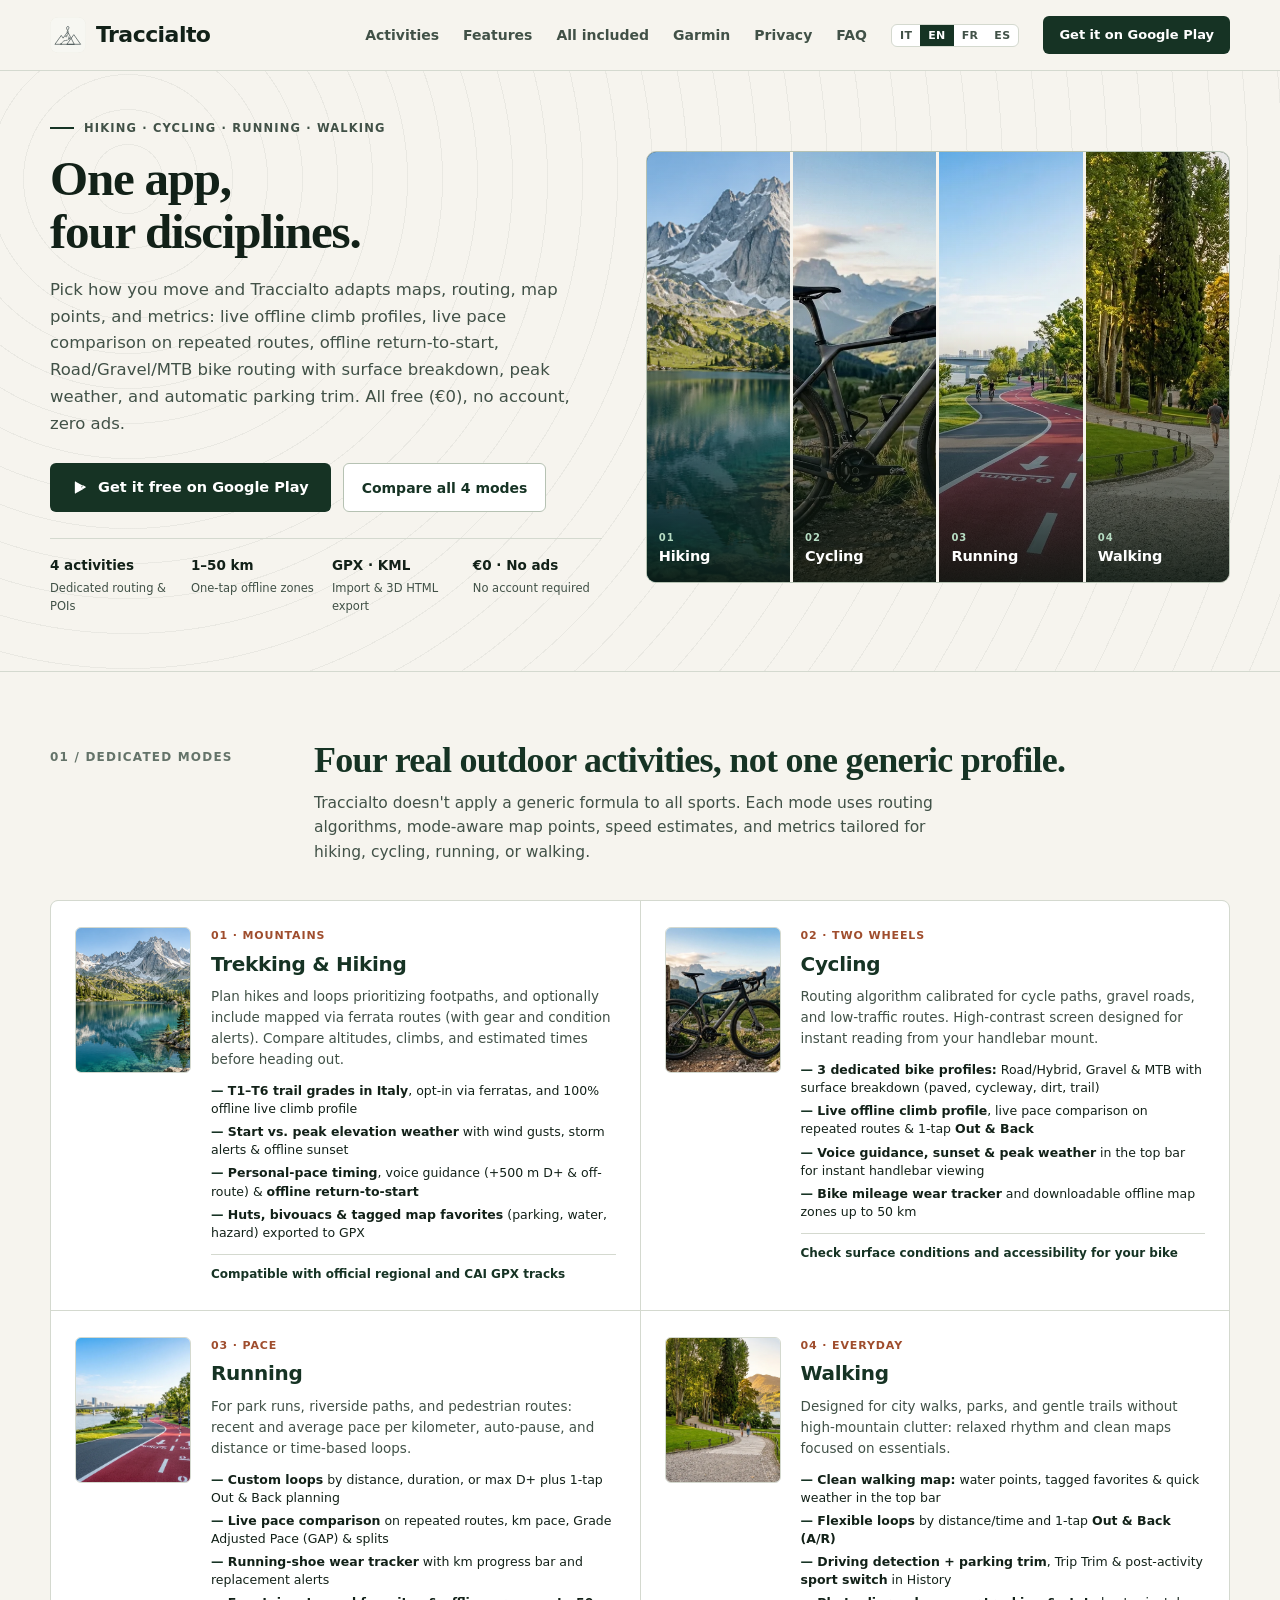
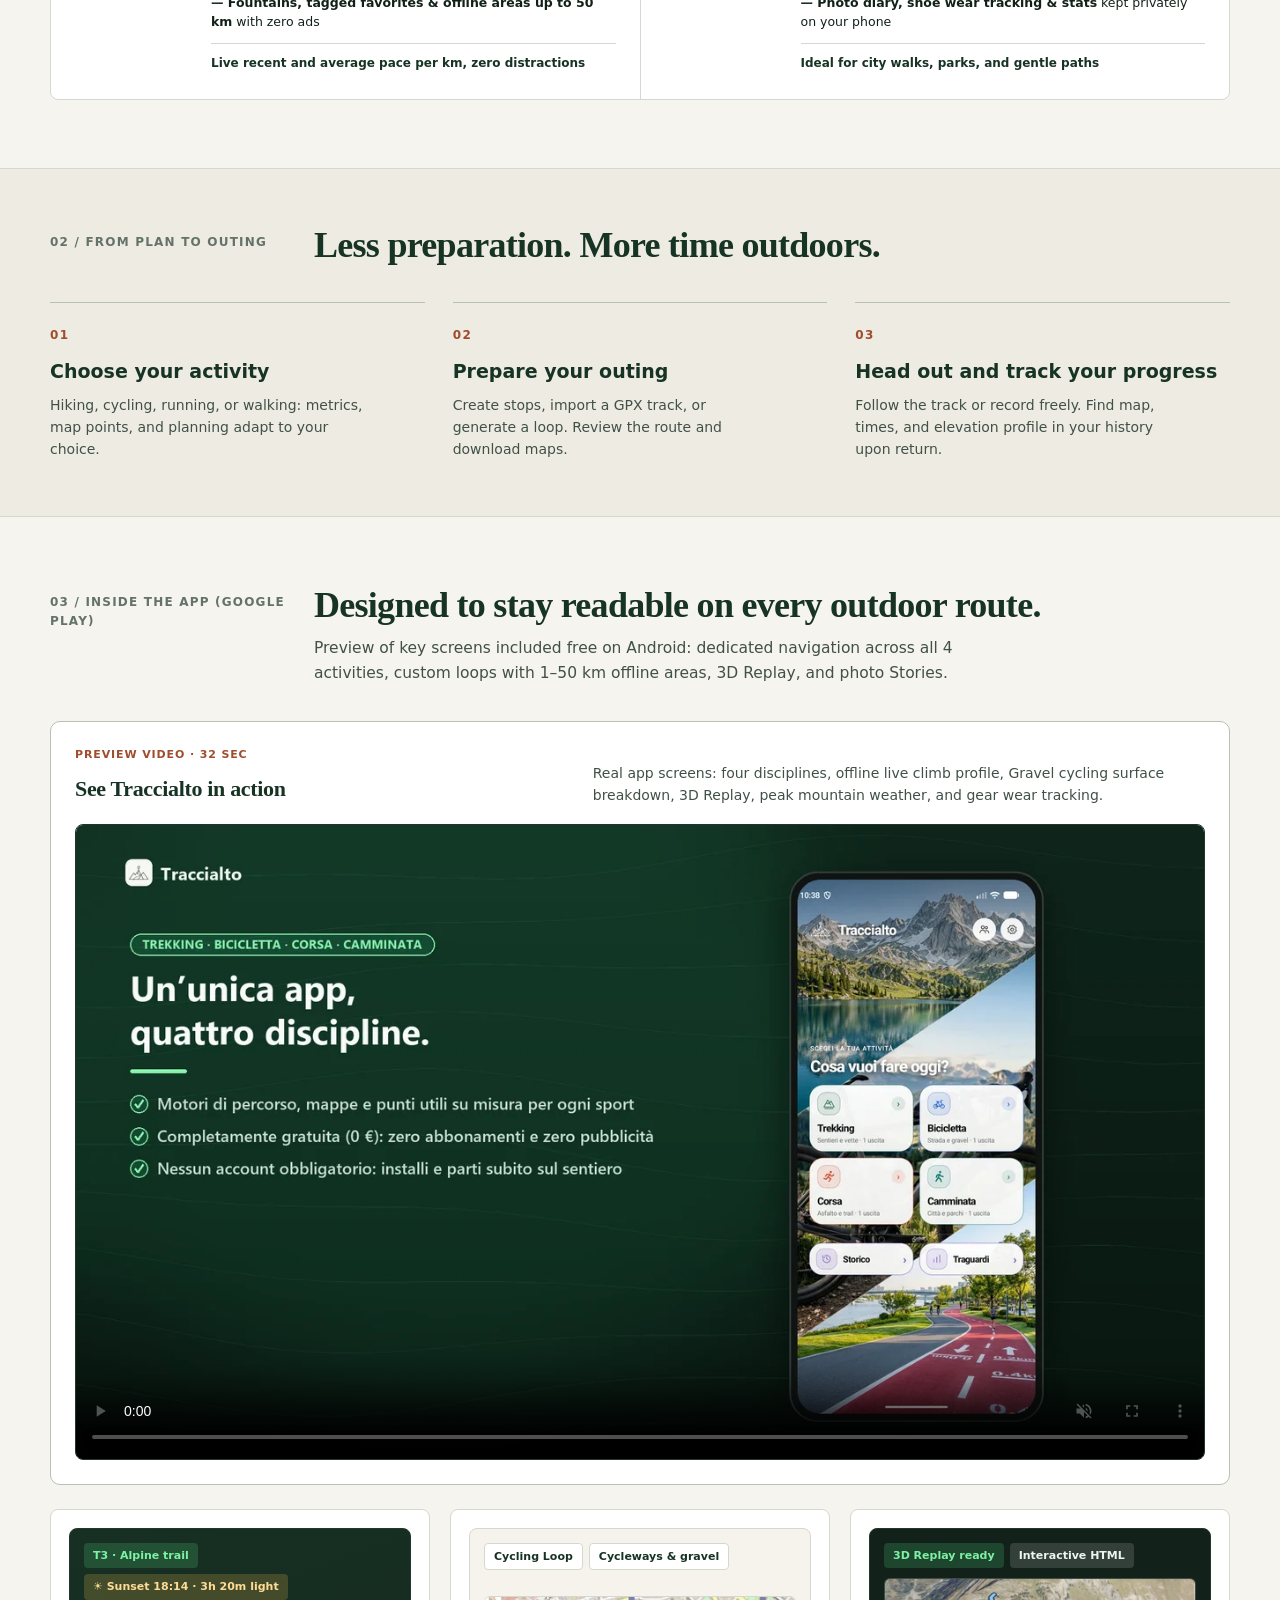
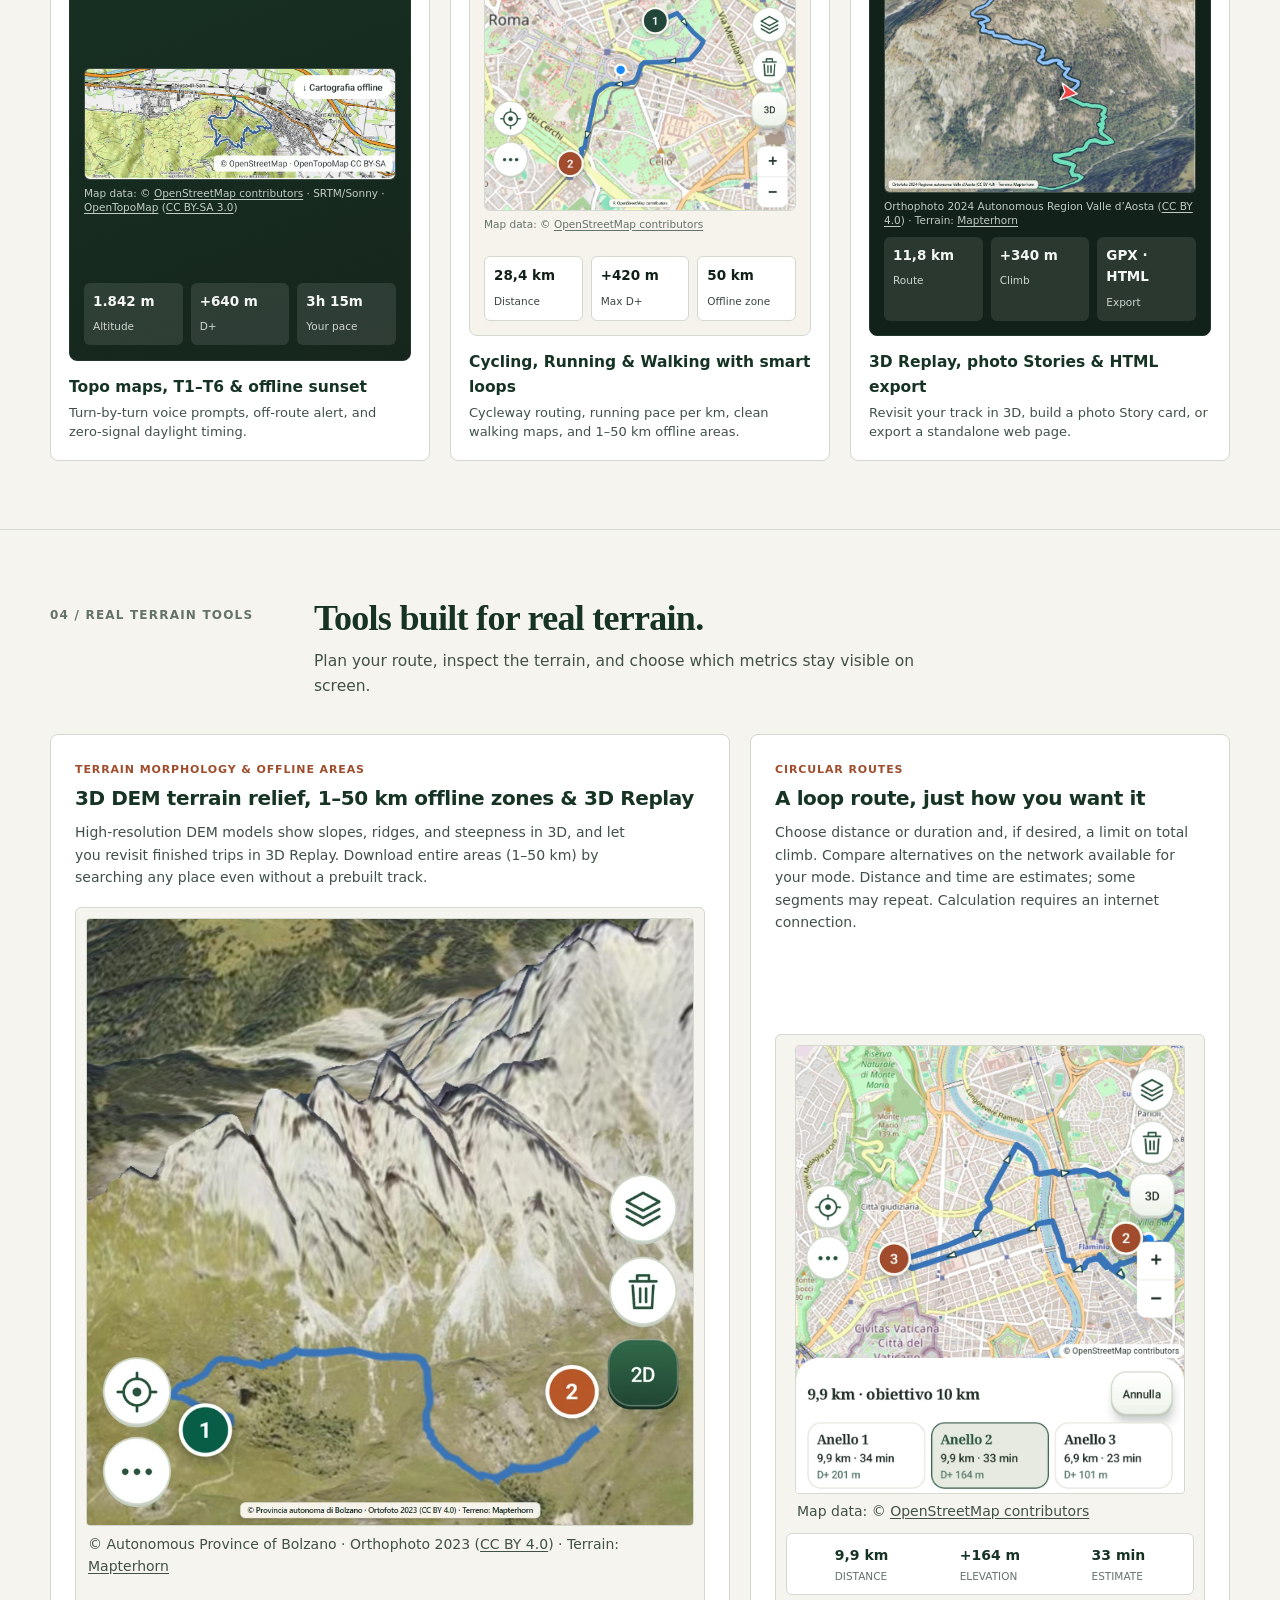
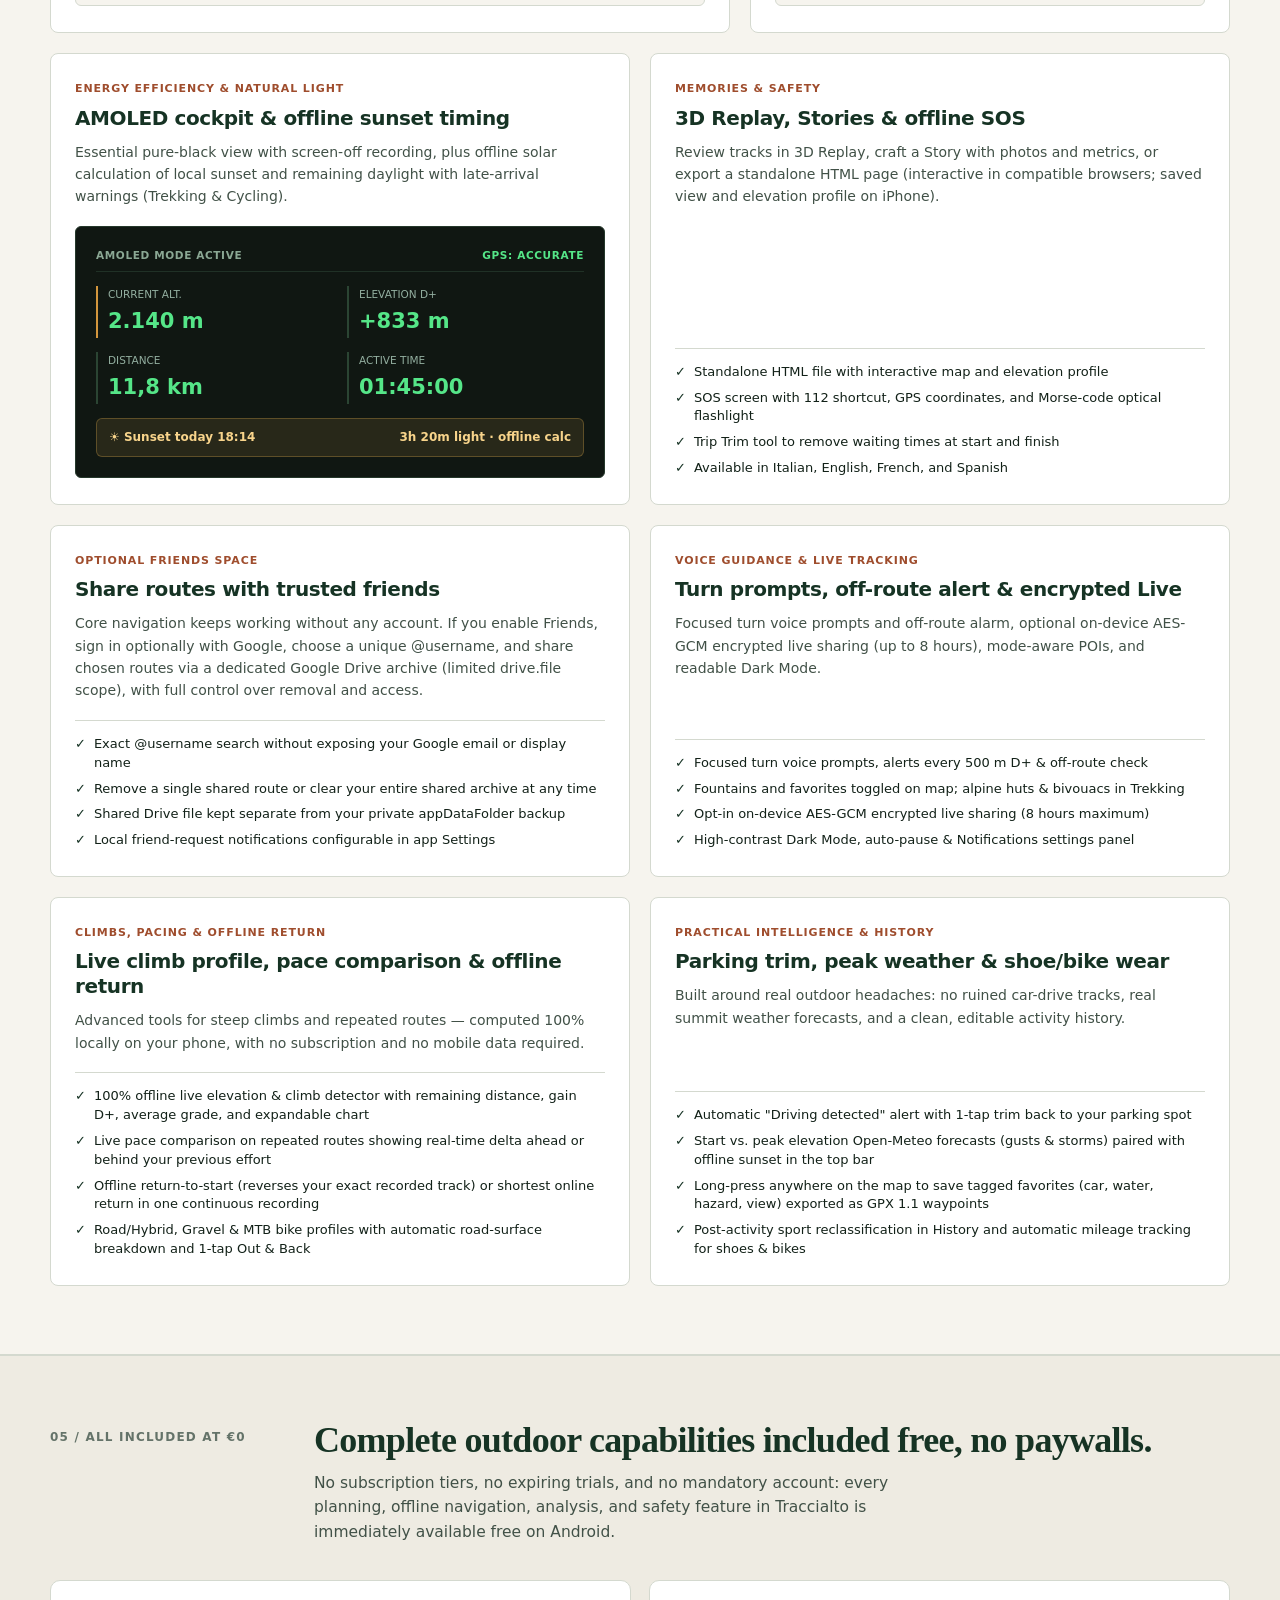
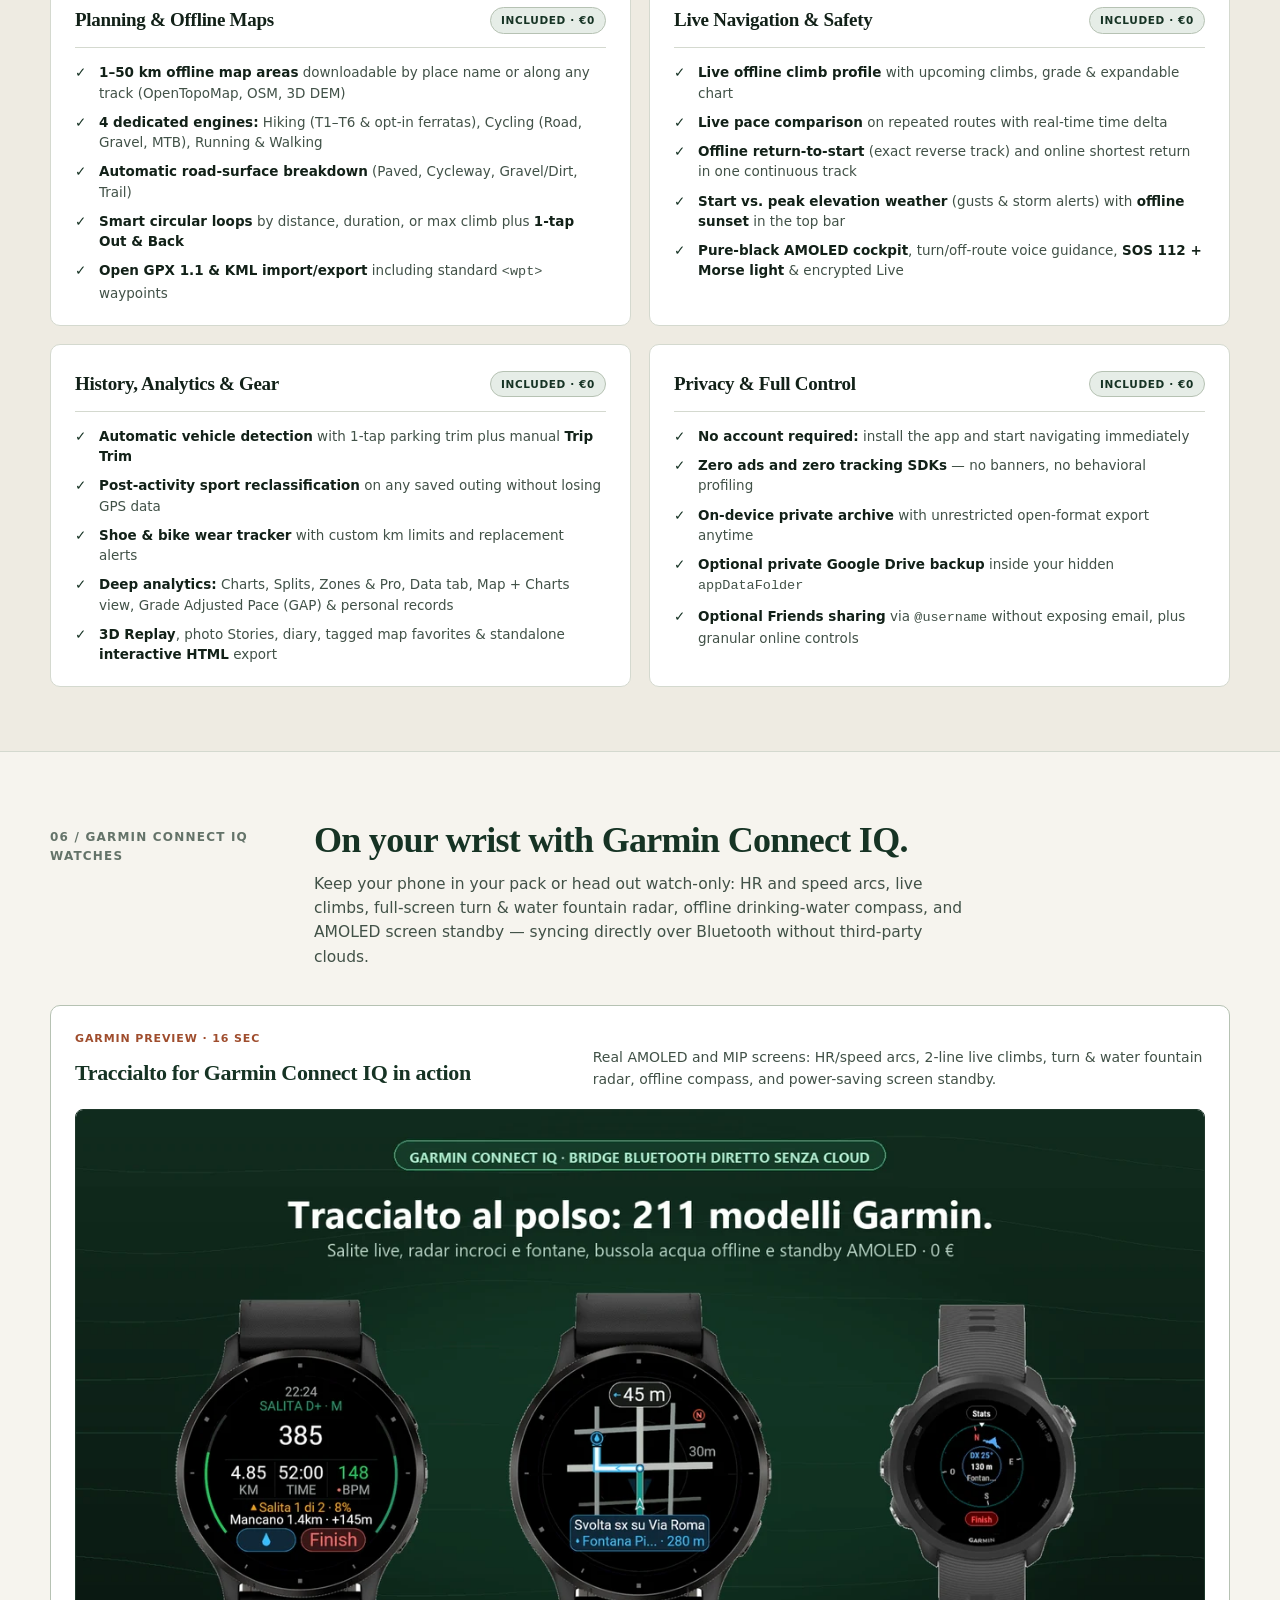
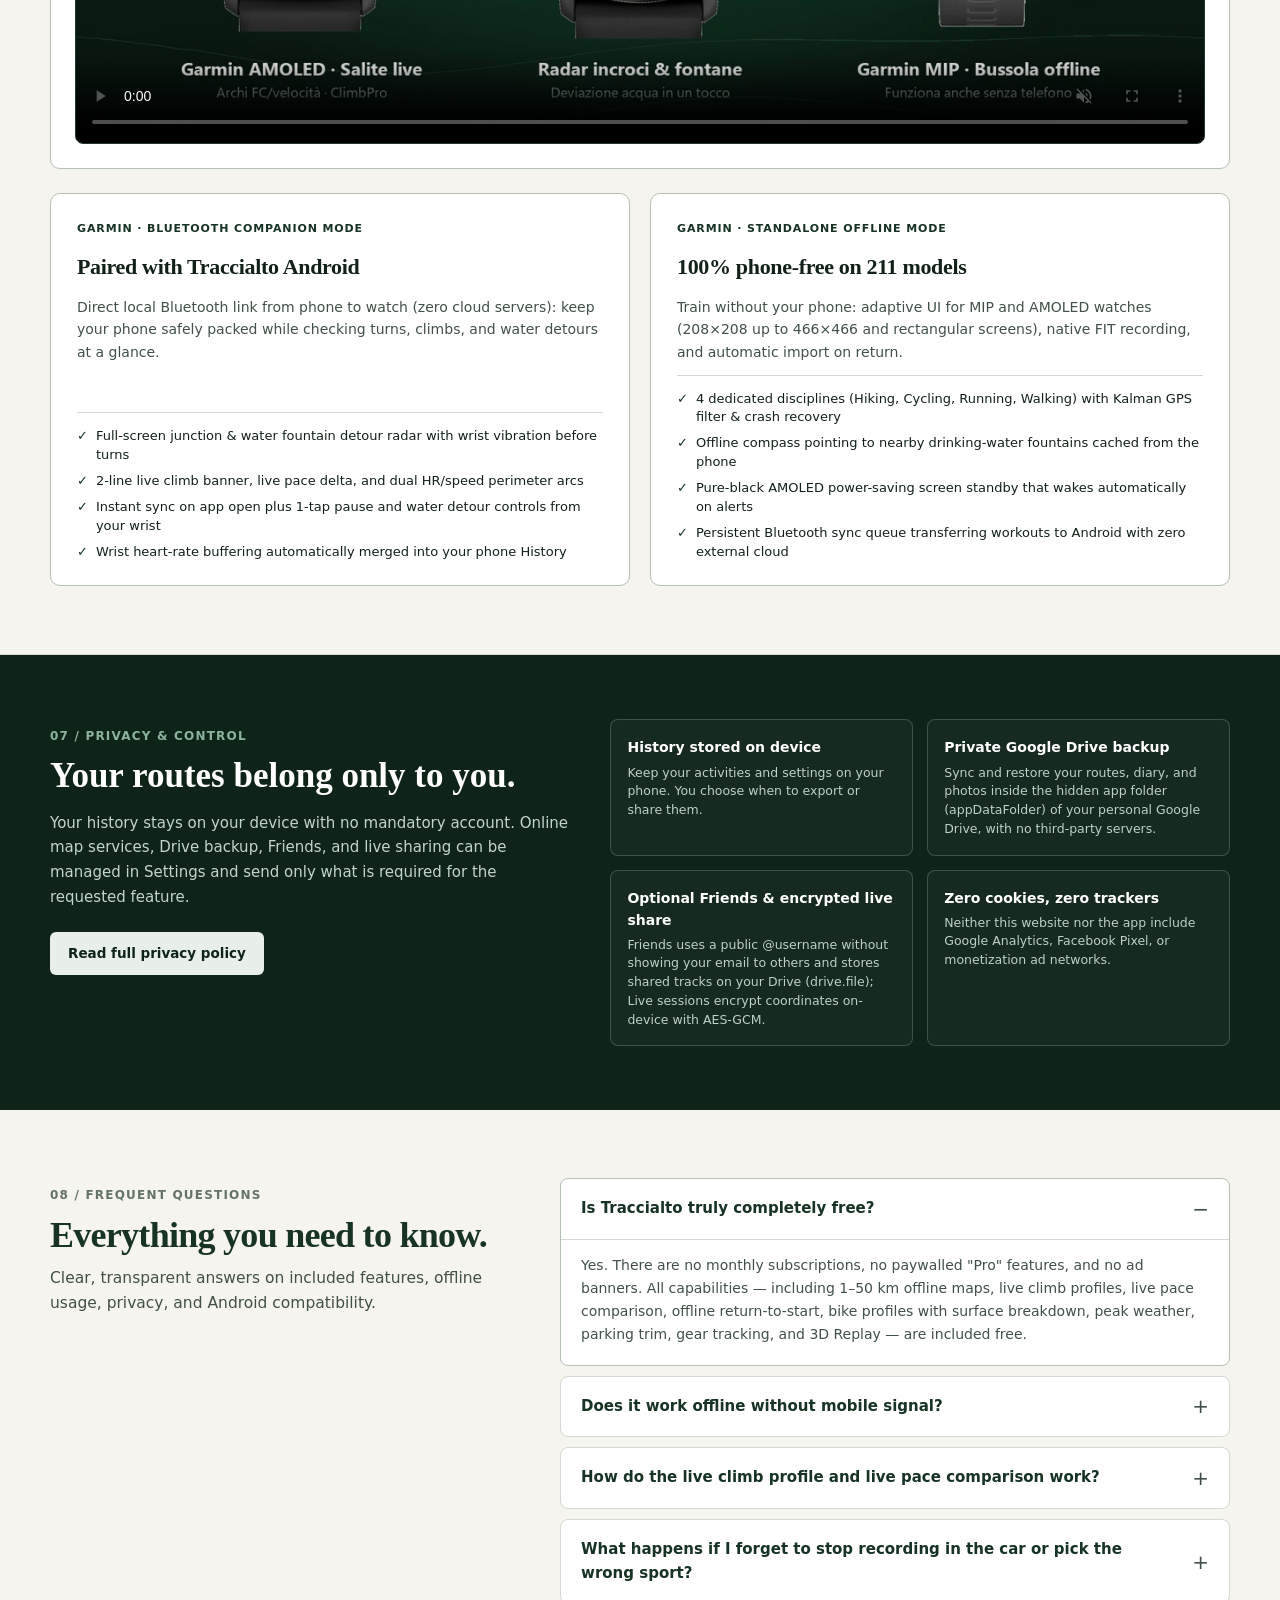
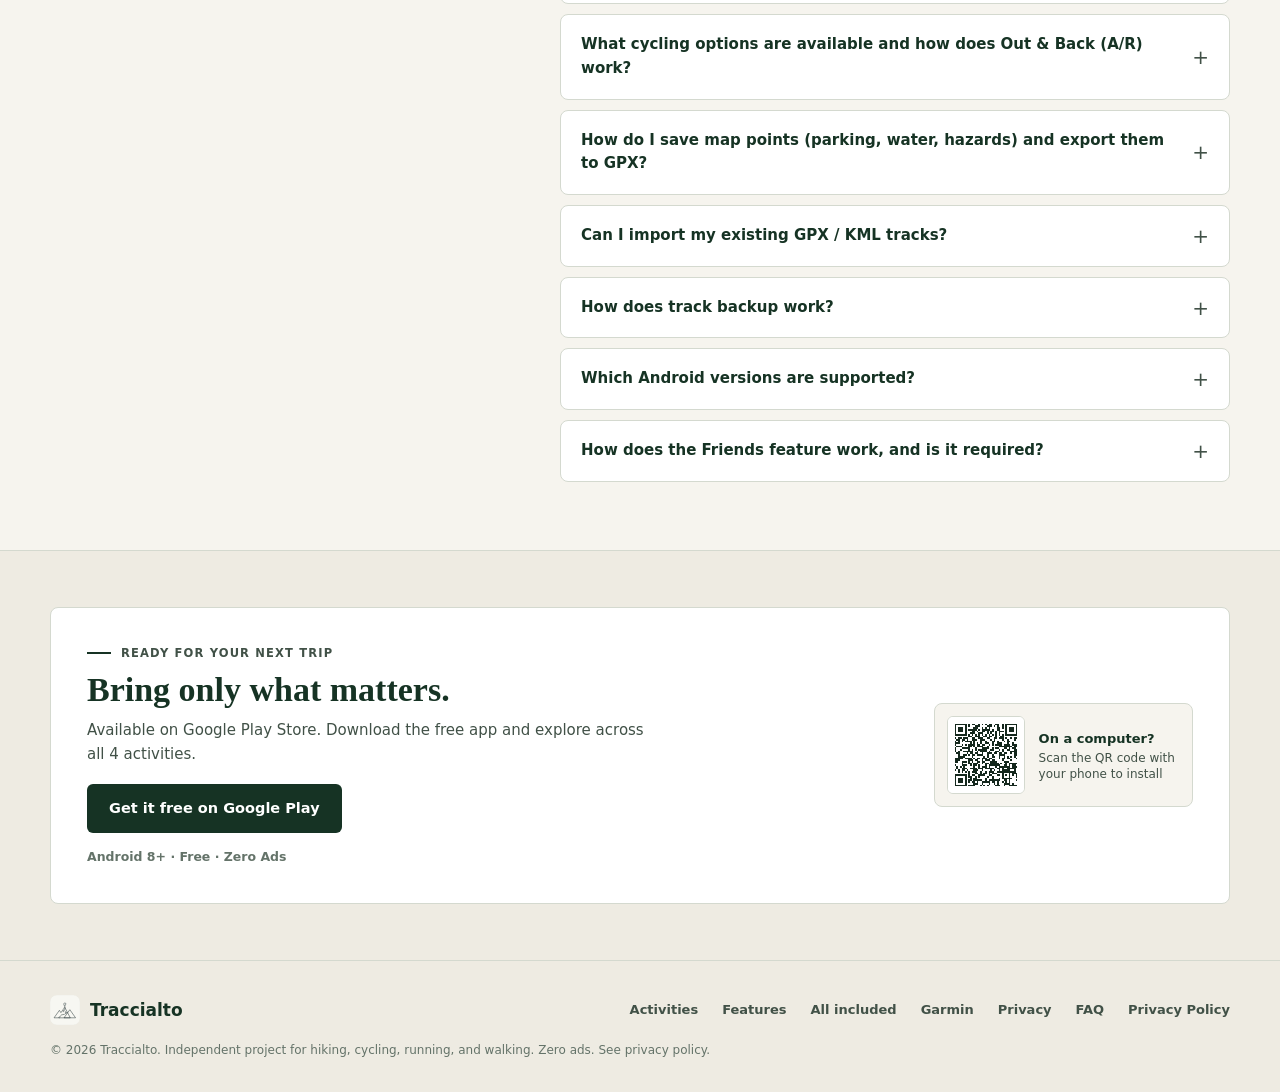
<file: index.html>
<!doctype html>
<html lang="it">
<head>
  <meta charset="utf-8">
  <meta name="viewport" content="width=device-width, initial-scale=1">
  <meta name="google-site-verification" content="BfbeYNDp83NUWxOzFHLvJebqmk2m0J8CgKDSDbuyk70" />
  <title>Traccialto — Trekking, Bicicletta, Corsa e Camminata Offline Gratis</title>
  <meta name="description" content="App GPS outdoor gratuita per Android (senza abbonamenti né account) per trekking, bicicletta (Strada, Gravel, MTB), corsa e camminata offline: profilo salite live offline, confronto passo live, ritorno su traccia offline, ritaglio automatico al parcheggio, meteo partenza vs vetta, mappe 1–50 km, 3D DEM, GPX/KML e usura scarpe/bici.">
  <meta name="theme-color" content="#163324">
  <link rel="canonical" href="https://traccialto.github.io/">
  <meta property="og:type" content="website">
  <meta property="og:url" content="https://traccialto.github.io/">
  <meta property="og:title" content="Traccialto — Trekking, Bici, Corsa e Camminata Offline · Tutto incluso a 0 €">
  <meta property="og:description" content="Navigazione outdoor completa gratis senza abbonamenti: profilo salite live offline, confronto passo live, ritorno su traccia offline, profili bici Strada/Gravel/MTB con fondo stradale, meteo in vetta, ritaglio al parcheggio, mappe 1–50 km e Replay 3D.">
  <meta property="og:image" content="https://traccialto.github.io/assets/feature_graphic_1024x500.png">
  <link rel="icon" href="assets/logo.svg" type="image/svg+xml">
  <link rel="stylesheet" href="landing.css?v=8">
  <script type="application/ld+json">
  {
    "@context": "https://schema.org",
    "@type": "MobileApplication",
    "name": "Traccialto",
    "alternateName": "Traccialto Outdoor GPS",
    "operatingSystem": "Android 8.0+",
    "applicationCategory": "NavigationApplication",
    "applicationSubCategory": "Outdoor GPS Navigation, Hiking, Cycling, Running and Walking",
    "inLanguage": ["it", "en", "fr", "es"],
    "isAccessibleForFree": true,
    "url": "https://traccialto.github.io/",
    "downloadUrl": "https://play.google.com/store/apps/details?id=it.lanzonavigator.app",
    "description": "Applicazione Android gratuita, senza abbonamenti, senza pubblicità e senza account obbligatorio per trekking, bicicletta (Strada, Gravel, MTB), corsa e camminata. Include navigazione e mappe offline 1–50 km, profilo altimetrico live delle salite offline, confronto passo live sui percorsi ripetuti, ritorno su traccia offline, rilevamento automatico guida in auto con taglio al parcheggio, meteo partenza vs quota massima con raffiche e temporali, ripartizione fondo stradale, A/R in un tocco, preferiti con tag esportati in GPX 1.1, riclassificazione disciplina nello storico, contatore usura scarpe e bici, Replay 3D e backup privato opzionale su Google Drive.",
    "featureList": [
      "Quattro discipline dedicate: Trekking, Bicicletta, Corsa e Camminata con motori, POI e metriche su misura",
      "Completamente gratuita (0 EUR), senza abbonamenti, senza paywall, senza pubblicità e senza account obbligatorio",
      "Mappe topografiche e zone scaricabili offline da 1 a 50 km anche senza traccia precaricata",
      "Rilievi 3D DEM ad alta risoluzione e Replay 3D con esportazione Storie e pagina HTML interattiva",
      "Profilo altimetrico live delle salite 100% offline con pendenza, dislivello residuo e grafico espandibile",
      "Confronto passo live sui percorsi ripetuti con distacco in tempo reale rispetto alle uscite precedenti",
      "Ritorno su traccia offline (inversione esatta della traccia registrata) e rientro rapido online su registrazione continua",
      "Rilevamento automatico di velocità da veicolo (Sembri in auto) con ritaglio istantaneo della traccia al parcheggio",
      "Profili bici selezionabili Strada/Ibrida, Gravel e MTB con stima automatica del fondo stradale (Asfalto, Ciclabile, Sterrato, Sentiero)",
      "Pianificazione tappe, anelli automatici per distanza/durata/D+ e tasto rapido Andata e Ritorno (A/R)",
      "Meteo partenza vs quota massima (vetta) con temperatura, raffiche di vento e allerta temporali integrato con il tramonto offline",
      "Pressione prolungata sulla mappa per salvare luoghi preferiti con tag (Parcheggio, Acqua, Pericolo, Panorama, Rifugio) esportati come waypoint GPX 1.1",
      "Cambio disciplina a posteriori nello storico senza perdere la traccia GPS e contatore automatico usura km per scarpe e biciclette",
      "Sentieri classificati T1–T6 in Italia, vie ferrate opt-in con avvisi di sicurezza e stima tempi sul passo reale",
      "Importazione ed esportazione aperta GPX 1.1 e KML, modalità risparmio AMOLED, SOS 112 con torcia Morse, condivisione live cifrata AES-GCM",
      "Backup privato opzionale su Google Drive personale (appDataFolder) e sezione Amici facoltativa tramite @username",
      "App nativa opzionale per 211 modelli di orologi Garmin Connect IQ (modalità autonoma offline e Companion Bluetooth diretto senza cloud)"
    ],
    "offers": {
      "@type": "Offer",
      "price": "0",
      "priceCurrency": "EUR"
    }
  }
  </script>
  <script type="application/ld+json">
  {
    "@context": "https://schema.org",
    "@type": "FAQPage",
    "mainEntity": [
      {
        "@type": "Question",
        "name": "Traccialto è davvero completamente gratuita senza abbonamenti?",
        "acceptedAnswer": {
          "@type": "Answer",
          "text": "Sì. Tutte le funzioni — incluse mappe offline 1–50 km, profilo altimetrico live delle salite, confronto passo live, ritorno su traccia offline, profili bici Strada/Gravel/MTB con fondo stradale, meteo in vetta, ritaglio al parcheggio, usura attrezzatura e Replay 3D — sono incluse a 0 euro senza abbonamenti, senza paywall e senza pubblicità."
        }
      },
      {
        "@type": "Question",
        "name": "Funziona anche offline dove non c'è campo telefonico?",
        "acceptedAnswer": {
          "@type": "Answer",
          "text": "Sì. Puoi registrare con il GPS, seguire tracce salvate, consultare il profilo altimetrico live delle salite, il confronto passo live, il tramonto locale e avviare il ritorno su traccia registrata completamente offline, dopo aver scaricato la zona cartografica (1–50 km)."
        }
      },
      {
        "@type": "Question",
        "name": "Come funzionano il profilo altimetrico live delle salite e il confronto passo live?",
        "acceptedAnswer": {
          "@type": "Answer",
          "text": "Seguendo un percorso salvato o importato con quote altimetriche, Traccialto rileva automaticamente le salite lungo la traccia e mostra distanza residua, dislivello mancante, pendenza media e grafico colorato espandibile 100% offline. Se ripercorri un itinerario già registrato con la stessa disciplina, il confronto passo live mostra dal vivo il distacco temporale rispetto all'uscita precedente."
        }
      },
      {
        "@type": "Question",
        "name": "Cosa succede se dimentico di fermare la registrazione in auto o seleziono la disciplina sbagliata?",
        "acceptedAnswer": {
          "@type": "Answer",
          "text": "Se rileva una velocità sostenuta da veicolo, Traccialto avvisa subito e permette di fermare e tagliare automaticamente la traccia all'ultimo istante di andatura normale al parcheggio. Inoltre nello Storico puoi cambiare la disciplina di qualsiasi uscita già salvata in un tocco (Trekking, Bicicletta, Corsa, Camminata) e gestire l'usura in km di scarpe e biciclette."
        }
      },
      {
        "@type": "Question",
        "name": "Come si salvano punti utili sulla mappa e come vengono esportati in GPX?",
        "acceptedAnswer": {
          "@type": "Answer",
          "text": "Tenendo premuto un punto qualsiasi sulla mappa puoi salvarlo nei preferiti scegliendo un tag (Parcheggio, Acqua, Pericolo, Panorama, Rifugio o Preferito). Se hai una registrazione attiva, il punto viene salvato anche nello Storico ed esportato come waypoint standard (<wpt>) nei file GPX 1.1."
        }
      },
      {
        "@type": "Question",
        "name": "Quali profili bici e dati sul fondo stradale offre Traccialto?",
        "acceptedAnswer": {
          "@type": "Answer",
          "text": "In modalità Bicicletta puoi scegliere tra Strada/Ibrida, Gravel e MTB per adattare il routing a ciclovie, asfalto, strade bianche o sentieri. Per i percorsi pianificati l'app mostra automaticamente la ripartizione stimata del fondo (Asfalto, Ciclabile, Sterrato, Sentiero) e permette di creare un'Andata e Ritorno (A/R) con un solo tocco."
        }
      }
    ]
  }
  </script>
</head>
<body class="landing">

<a class="skip" href="#contenuto" data-i18n="skipToContent">Vai al contenuto</a>

<header class="site-header">
  <div class="wrap nav-row">
    <a class="brand-link" href="#contenuto" aria-label="Traccialto inizio" data-i18n-aria="brandAria">
      <img src="assets/logo.svg" width="36" height="36" alt="">
      <span class="brand-name">Traccialto</span>
    </a>

    <nav class="nav-links" aria-label="Menu principale" data-i18n-aria="navAria">
      <a href="#attivita" data-i18n="navActivities">Modalità</a>
      <a href="#funzioni" data-i18n="navFeatures">Funzioni</a>
      <a href="#scheda-completa" data-i18n="navIncluded">Tutto incluso</a>
      <a href="#orologi" data-i18n="navWatches">Garmin</a>
      <a href="#privacy" data-i18n="navPrivacy">Privacy</a>
      <a href="#domande" data-i18n="navFaq">Domande</a>
      <div class="site-lang-pill" role="group" aria-label="Lingua" data-i18n-aria="langAria">
        <button type="button" data-l="it" class="active">IT</button>
        <button type="button" data-l="en">EN</button>
        <button type="button" data-l="fr">FR</button>
        <button type="button" data-l="es">ES</button>
      </div>
      <a class="btn-header-cta" href="https://play.google.com/store/apps/details?id=it.lanzonavigator.app" target="_blank" rel="noopener noreferrer">
        <span class="btn-text-full" data-i18n="btnAvailability">Scarica su Google Play</span>
        <span class="btn-text-short" data-i18n="btnAvailabilityShort">Google Play</span>
      </a>
    </nav>
  </div>
</header>

<main id="contenuto">

  <!-- Hero: Messaggio immediato sulle 4 attività + galleria fotografica interattiva -->
  <section class="hero-section">
    <div class="topo-rule" aria-hidden="true"></div>
    <div class="wrap hero-grid">
      <div class="hero-copy">
        <div class="kicker" data-i18n="heroBadge">Trekking · Bicicletta · Corsa · Camminata</div>

        <h1 data-i18n-html="heroTitle">Un’unica app,<br>quattro discipline.</h1>

        <p class="hero-lead" data-i18n="heroLead">
          Scegli come ti muovi e Traccialto adatta mappa, routing, punti utili e metriche: profilo salite live offline, confronto passo live sui percorsi ripetuti, ritorno su traccia offline, bici Strada/Gravel/MTB con fondo stradale, meteo in vetta e ritaglio automatico al parcheggio. Tutto incluso a 0 €, senza account né pubblicità.
        </p>

        <div class="hero-buttons">
          <a class="btn-primary" href="https://play.google.com/store/apps/details?id=it.lanzonavigator.app" target="_blank" rel="noopener noreferrer">
            <svg width="17" height="17" viewBox="0 0 24 24" fill="currentColor" aria-hidden="true">
              <path d="M4.5 3.3c-.3.3-.5.8-.5 1.4v14.6c0 .6.2 1.1.5 1.4l.1.1 8.2-8.2v-.2L4.6 3.2l-.1.1zm11 10.9l-2.7-2.7v-.2l2.7-2.7.1.1 3.2 1.8c.9.5.9 1.4 0 1.9l-3.2 1.8-.1 0zM15.6 14.3L12.8 11.5 4.5 19.8c.3.3.8.3 1.4 0l9.7-5.5zm0-4.6L5.9 4.2c-.6-.3-1.1-.3-1.4 0l8.3 8.3 2.8-2.8z"/>
            </svg>
            <span data-i18n="btnHeroDownload">Scarica gratis su Google Play</span>
          </a>
          <a class="btn-secondary" href="#attivita">
            <span data-i18n="btnHeroExplore">Confronta le 4 modalità</span>
          </a>
        </div>

        <div class="hero-spec-strip">
          <div class="hero-spec-cell">
            <strong data-i18n="spec1Val">4 attività</strong>
            <span data-i18n="spec1Lbl">Motori e POI dedicati</span>
          </div>
          <div class="hero-spec-cell">
            <strong data-i18n="spec2Val">1–50 km</strong>
            <span data-i18n="spec2Lbl">Zone offline con un tocco</span>
          </div>
          <div class="hero-spec-cell">
            <strong data-i18n="spec3Val">GPX · KML</strong>
            <span data-i18n="spec3Lbl">Import ed export HTML 3D</span>
          </div>
          <div class="hero-spec-cell">
            <strong data-i18n="spec4Val">0 € · No ads</strong>
            <span data-i18n="spec4Lbl">Senza account obbligatorio</span>
          </div>
        </div>
      </div>

      <!-- Galleria fotografica delle 4 modalità -->
      <div class="modes-gallery-box">
        <div class="modes-strips" aria-label="Esplora le 4 attività outdoor" data-i18n-aria="modesGalleryAria">
          <a class="mode-strip" href="#disc-trek">
            <img src="assets/alpine-lake.webp" alt="Trekking in montagna presso un lago alpino" data-i18n-alt="trekImgAlt" loading="eager">
            <div class="mode-strip-label">
              <span class="mode-strip-num">01</span>
              <span class="mode-strip-name" data-i18n="mTrekShort">Trekking</span>
              <span class="mode-strip-sub" data-i18n="mTrekHint">Sentieri, T1–T6 e ferrate</span>
            </div>
          </a>

          <a class="mode-strip" href="#disc-bike">
            <img src="assets/bike.webp" alt="Bicicletta gravel lungo un passo montano" data-i18n-alt="bikeImgAlt" loading="eager">
            <div class="mode-strip-label">
              <span class="mode-strip-num">02</span>
              <span class="mode-strip-name" data-i18n="mBikeShort">Bicicletta</span>
              <span class="mode-strip-sub" data-i18n="mBikeHint">Ciclovie e manubrio</span>
            </div>
          </a>

          <a class="mode-strip" href="#disc-run">
            <img src="assets/run.webp" alt="Corsa lungo pista pedonale e fiume" data-i18n-alt="runImgAlt" loading="eager">
            <div class="mode-strip-label">
              <span class="mode-strip-num">03</span>
              <span class="mode-strip-name" data-i18n="mRunShort">Corsa</span>
              <span class="mode-strip-sub" data-i18n="mRunHint">Passo al km e anelli</span>
            </div>
          </a>

          <a class="mode-strip" href="#disc-walk">
            <img src="assets/walk.webp" alt="Camminata su viale alberato lungo il lago" data-i18n-alt="walkImgAlt" loading="eager">
            <div class="mode-strip-label">
              <span class="mode-strip-num">04</span>
              <span class="mode-strip-name" data-i18n="mWalkShort">Camminata</span>
              <span class="mode-strip-sub" data-i18n="mWalkHint">Parchi e mappa pulita</span>
            </div>
          </a>
        </div>
      </div>
    </div>
  </section>

  <!-- Sezione 01: Le 4 Modalità -->
  <section class="section-block" id="attivita">
    <div class="wrap">
      <div class="section-head">
        <div class="section-num" data-i18n="discIntroNum">01 / MODALITÀ DEDICATE</div>
        <div>
          <h2 class="section-title" data-i18n="discIntroTitle">Quattro attività reali, non un profilo unico adattato.</h2>
          <p class="section-sub" data-i18n="discIntroDesc">
            Traccialto non applica una formula generica a tutti gli sport. Ogni modalità adotta motori di calcolo, punti utili sulla mappa, velocità stimate e metriche pensate per chi fa trekking, pedala, corre o cammina.
          </p>
        </div>
      </div>

      <div class="disc-matrix">
        <!-- 1. Trekking -->
        <article class="disc-cell" id="disc-trek">
          <div class="disc-thumb">
            <img src="assets/alpine-lake.webp" alt="Trekking in montagna presso un lago alpino" data-i18n-alt="trekImgAlt" loading="lazy">
          </div>
          <div>
            <div class="disc-meta" data-i18n="trekTag">01 · Montagna</div>
            <h3 class="disc-name" data-i18n="trekTitle">Trekking &amp; Montagna</h3>
            <p class="disc-copy" data-i18n="trekDesc">
              Prepara escursioni e anelli privilegiando i sentieri, includendo su richiesta le vie ferrate mappate (con avviso su attrezzatura e condizioni). Confronta quote, salita e durata stimata prima di partire.
            </p>
            <ul class="disc-bullets">
              <li data-i18n-html="trekF1"><strong>Difficoltà T1–T6 in Italia</strong>, vie ferrate opt-in e profilo salite live 100% offline</li>
              <li data-i18n-html="trekF2"><strong>Meteo partenza vs quota massima (vetta)</strong> con raffiche, temporali e tramonto offline</li>
              <li data-i18n-html="trekF3"><strong>Tempi sul tuo passo reale</strong>, guida vocale (+500 m D+ e fuori rotta) e <strong>Ritorno su traccia offline</strong></li>
              <li data-i18n-html="trekF4"><strong>Rifugi, bivacchi e punti preferiti con tag</strong> (parcheggio, acqua, pericolo) salvati nel GPX</li>
            </ul>
            <div class="disc-note" data-i18n="trekPill">Compatibile con tracce GPX ufficiali CAI e regionali</div>
          </div>
        </article>

        <!-- 2. Bicicletta -->
        <article class="disc-cell" id="disc-bike">
          <div class="disc-thumb">
            <img src="assets/bike.webp" alt="Bicicletta gravel lungo un passo montano" data-i18n-alt="bikeImgAlt" loading="lazy">
          </div>
          <div>
            <div class="disc-meta" data-i18n="bikeTag">02 · Due ruote</div>
            <h3 class="disc-name" data-i18n="bikeTitle">Bicicletta</h3>
            <p class="disc-copy" data-i18n="bikeDesc">
              Algoritmo di routing calibrato per ciclovie, strade bianche e viabilità a basso scorrimento. Schermata ad alto contrasto concepita per essere letta all’istante dal supporto da manubrio.
            </p>
            <ul class="disc-bullets">
              <li data-i18n-html="bikeF1"><strong>3 profili bici dedicati:</strong> Strada/Ibrida, Gravel e MTB con stima del fondo (asfalto, ciclabile, sterrato, sentiero)</li>
              <li data-i18n-html="bikeF2"><strong>Profilo salite live offline</strong>, confronto passo live sui percorsi ripetuti e tasto rapido <strong>A/R</strong></li>
              <li data-i18n-html="bikeF3"><strong>Guida vocale, tramonto e meteo in quota</strong> in alto, leggibili dal supporto da manubrio</li>
              <li data-i18n-html="bikeF4"><strong>Contatore usura biciclette</strong> e zone cartografiche offline scaricabili fino a 50 km</li>
            </ul>
            <div class="disc-note" data-i18n="bikePill">Verifica fondo e accessibilità per la tua bicicletta</div>
          </div>
        </article>

        <!-- 3. Corsa -->
        <article class="disc-cell" id="disc-run">
          <div class="disc-thumb">
            <img src="assets/run.webp" alt="Corsa lungo pista pedonale e fiume" data-i18n-alt="runImgAlt" loading="lazy">
          </div>
          <div>
            <div class="disc-meta" data-i18n="runTag">03 · Ritmo</div>
            <h3 class="disc-name" data-i18n="runTitle">Corsa</h3>
            <p class="disc-copy" data-i18n="runDesc">
              Per uscite nei parchi, lungo i fiumi e sulle vie pedonali: passo recente e medio al chilometro, pausa automatica e anelli su distanza o durata.
            </p>
            <ul class="disc-bullets">
              <li data-i18n-html="runF1"><strong>Anelli personalizzabili</strong> per distanza, durata o D+ e andata e ritorno (A/R) in 1 tocco</li>
              <li data-i18n-html="runF2"><strong>Confronto passo live</strong> sui percorsi ripetuti, passo al km, GAP (passo in piano) e split automatici</li>
              <li data-i18n-html="runF3"><strong>Contatore usura scarpe da corsa</strong> con barra km e avviso di sostituzione</li>
              <li data-i18n-html="runF4"><strong>Fontane, preferiti con tag e zone offline fino a 50 km</strong> senza pubblicità</li>
            </ul>
            <div class="disc-note" data-i18n="runPill">Passo recente e medio al km in tempo reale, zero distrazioni</div>
          </div>
        </article>

        <!-- 4. Camminata -->
        <article class="disc-cell" id="disc-walk">
          <div class="disc-thumb">
            <img src="assets/walk.webp" alt="Camminata su viale alberato lungo il lago" data-i18n-alt="walkImgAlt" loading="lazy">
          </div>
          <div>
            <div class="disc-meta" data-i18n="walkTag">04 · Quotidiano</div>
            <h3 class="disc-name" data-i18n="walkTitle">Camminata</h3>
            <p class="disc-copy" data-i18n="walkDesc">
              Pensata per passeggiate urbane, parchi e sentieri dolci senza la complessità dell’alta quota: ritmo leggero e mappa ripulita dagli elementi non pertinenti.
            </p>
            <ul class="disc-bullets">
              <li data-i18n-html="walkF1"><strong>Mappa essenziale per passeggiare:</strong> punti acqua, preferiti con tag e meteo rapido in alto</li>
              <li data-i18n-html="walkF2"><strong>Anelli flessibili</strong> per distanza/tempo e tasto rapido <strong>Andata e Ritorno (A/R)</strong></li>
              <li data-i18n-html="walkF3"><strong>Rilevamento auto + taglio al parcheggio</strong>, Trip Trim e <strong>cambio attività</strong> a posteriori nello storico</li>
              <li data-i18n-html="walkF4"><strong>Diario con foto, usura scarpe e statistiche</strong> nel tuo archivio privato sul telefono</li>
            </ul>
            <div class="disc-note" data-i18n="walkPill">Perfetta per passeggiate, parchi e cammini leggeri</div>
          </div>
        </article>
      </div>
    </div>
  </section>

  <!-- Sezione 02: Flusso in 3 passi -->
  <section class="start-guide" aria-labelledby="start-title">
    <div class="wrap">
      <div class="section-head">
        <div class="section-num" data-i18n="startNum">02 / DALL’IDEA ALL’USCITA</div>
        <div>
          <h2 class="section-title" id="start-title" data-i18n="startTitle">Meno preparativi. Più tempo fuori.</h2>
        </div>
      </div>

      <ol class="steps-grid">
        <li>
          <span class="step-number">01</span>
          <h3 data-i18n="s1Title">Scegli l’attività</h3>
          <p data-i18n="s1Desc">Trekking, bicicletta, corsa o camminata: metriche, punti sulla mappa e pianificazione seguono la tua scelta.</p>
        </li>
        <li>
          <span class="step-number">02</span>
          <h3 data-i18n="s2Title">Prepara la tua uscita</h3>
          <p data-i18n="s2Desc">Crea tappe, importa una traccia o cerca un anello. Controlla il percorso e scarica le mappe disponibili.</p>
        </li>
        <li>
          <span class="step-number">03</span>
          <h3 data-i18n="s3Title">Parti e ritrova i tuoi progressi</h3>
          <p data-i18n="s3Desc">Segui il percorso o registra liberamente. Al ritorno trovi mappa, tempi e profilo nel tuo storico.</p>
        </li>
      </ol>
    </div>
  </section>

  <!-- Sezione 03: Dentro l'app -->
  <section class="section-block" aria-labelledby="showcase-title">
    <div class="wrap">
      <div class="section-head">
        <div class="section-num" data-i18n="showNum">03 / DENTRO L’APP (GOOGLE PLAY)</div>
        <div>
          <h2 class="section-title" id="showcase-title" data-i18n="showTitle">Progettata per leggersi bene in ogni uscita all’aperto.</h2>
          <p class="section-sub" data-i18n="showDesc">
            Esempio delle schermate incluse gratis su Android: navigazione dedicata per tutte e 4 le attività, anelli su misura con zone 1–50 km, Replay 3D e Storie fotografiche.
          </p>
        </div>
      </div>

      <!-- Video anteprima reale dell'app -->
      <div class="demo-video-card">
        <div class="demo-video-head">
          <div>
            <div class="feature-tag-mini" data-i18n="videoKicker">Video anteprima · 32 sec</div>
            <h3 data-i18n="videoTitle">Guarda Traccialto in azione</h3>
          </div>
          <p data-i18n="videoDesc">Schermate reali dall’app: quattro discipline, profilo salite live offline, bici Gravel con stima del fondo, Replay 3D, meteo in vetta e usura attrezzatura.</p>
        </div>
        <div class="demo-video-shell">
          <video controls muted playsinline preload="metadata" poster="assets/traccialto_demo_poster.webp?v=3" aria-label="Video dimostrativo di Traccialto su Android" data-i18n-aria="videoAria">
            <source src="assets/traccialto_demo.mp4?v=3" type="video/mp4">
            <span data-i18n="videoFallback">Il tuo browser non supporta la riproduzione video HTML5.</span>
          </video>
        </div>
      </div>

      <div class="showcase-grid">
        <article class="phone-mock-card">
          <div class="phone-screen-frame topo">
            <div class="screen-pill-row">
              <span class="screen-chip green" data-i18n="ui1Chip1">T3 · Sentiero alpino</span>
              <span class="screen-chip amber" data-i18n="ui1Chip2">☀ Tramonto 18:14 · 3h 20m luce</span>
            </div>
            <div class="screen-map-wrap">
              <div class="screen-map-slot">
                <img src="assets/screen_topo_loop.webp" alt="Mappa topografica offline OpenTopoMap con tracciato ad anello in montagna" data-i18n-alt="ui1ImgAlt" loading="lazy">
              </div>
              <p class="map-credit" data-i18n-html="ui1Credit">Cartografia: © <a href="https://www.openstreetmap.org/copyright" target="_blank" rel="noopener noreferrer">OpenStreetMap contributors</a> · SRTM/Sonny · <a href="https://opentopomap.org" target="_blank" rel="noopener noreferrer">OpenTopoMap</a> (<a href="https://creativecommons.org/licenses/by-sa/3.0/" target="_blank" rel="noopener noreferrer">CC BY-SA 3.0</a>)</p>
            </div>
            <div class="screen-metric-grid">
              <div class="screen-metric-box"><strong>1.842 m</strong><span data-i18n="ui1M1">Quota</span></div>
              <div class="screen-metric-box"><strong>+640 m</strong><span>D+</span></div>
              <div class="screen-metric-box"><strong>3h 15m</strong><span data-i18n="ui1M3">Passo reale</span></div>
            </div>
          </div>
          <div class="phone-mock-caption">
            <strong data-i18n="show1Title">Mappa topografica, T1–T6 &amp; tramonto offline</strong>
            <p data-i18n="show1Desc">Indicazioni vocali alle svolte, avviso fuori rotta e calcolo solare senza campo telefonico.</p>
          </div>
        </article>

        <article class="phone-mock-card">
          <div class="phone-screen-frame planner">
            <div class="screen-pill-row">
              <span class="screen-chip" data-i18n="ui2Chip1">Anello Bicicletta</span>
              <span class="screen-chip" data-i18n="ui2Chip2">Ciclovie &amp; sterrato</span>
            </div>
            <div class="screen-map-wrap">
              <div class="screen-map-slot">
                <img src="assets/screen_city_route.webp" alt="Tracciato urbano su mappa OpenStreetMap a Roma in Traccialto" data-i18n-alt="ui2ImgAlt" loading="lazy">
              </div>
              <p class="map-credit" data-i18n-html="ui2Credit">Cartografia: © <a href="https://www.openstreetmap.org/copyright" target="_blank" rel="noopener noreferrer">OpenStreetMap contributors</a></p>
            </div>
            <div class="screen-metric-grid">
              <div class="screen-metric-box"><strong>28,4 km</strong><span data-i18n="ui2M1">Distanza</span></div>
              <div class="screen-metric-box"><strong>+420 m</strong><span data-i18n="ui2M2">D+ Max</span></div>
              <div class="screen-metric-box"><strong>50 km</strong><span data-i18n="ui2M3">Zona offline</span></div>
            </div>
          </div>
          <div class="phone-mock-caption">
            <strong data-i18n="show2Title">Bici, Corsa &amp; Camminata con anelli su misura</strong>
            <p data-i18n="show2Desc">Routing per ciclovie, passo al km nella corsa, mappa pulita per passeggiare e aree offline 1–50 km.</p>
          </div>
        </article>

        <article class="phone-mock-card">
          <div class="phone-screen-frame story">
            <div class="screen-pill-row">
              <span class="screen-chip green" data-i18n="ui3Chip1">Replay 3D pronto</span>
              <span class="screen-chip" data-i18n="ui3Chip2">HTML interattivo</span>
            </div>
            <div class="screen-map-wrap">
              <div class="screen-map-slot is-3d">
                <img src="assets/screen_3d_dark.webp" alt="Vista Replay 3D alpino in Traccialto con traccia bicolore e cursore direzionale" data-i18n-alt="ui3ImgAlt" loading="lazy">
              </div>
              <p class="map-credit" data-i18n-html="ui3Credit">Ortofoto 2024 Regione autonoma Valle d’Aosta (<a href="https://creativecommons.org/licenses/by/4.0/" target="_blank" rel="noopener noreferrer">CC BY 4.0</a>) · Terreno: <a href="https://mapterhorn.com/attribution/" target="_blank" rel="noopener noreferrer">Mapterhorn</a></p>
            </div>
            <div class="screen-metric-grid">
              <div class="screen-metric-box"><strong>11,8 km</strong><span data-i18n="ui3M1">Percorso</span></div>
              <div class="screen-metric-box"><strong>+340 m</strong><span data-i18n="ui3M2">Salita</span></div>
              <div class="screen-metric-box"><strong>GPX · HTML</strong><span data-i18n="ui3M3">Esporta</span></div>
            </div>
          </div>
          <div class="phone-mock-caption">
            <strong data-i18n="show3Title">Replay 3D, Storie foto &amp; export HTML</strong>
            <p data-i18n="show3Desc">Rivivi la traccia in 3D, crea una Storia con i dati dell’uscita o esporta una pagina web autonoma.</p>
          </div>
        </article>
      </div>
    </div>
  </section>

  <!-- Sezione 04: Strumenti tecnici -->
  <section class="section-block" id="funzioni">
    <div class="wrap">
      <div class="section-head">
        <div class="section-num" data-i18n="featNum">04 / STRUMENTI PER IL TERRENO</div>
        <div>
          <h2 class="section-title" data-i18n="featIntroTitle">Strumenti costruiti per il terreno reale.</h2>
          <p class="section-sub" data-i18n="featIntroDesc">Prepara l’itinerario, osserva il terreno e scegli quali dati tenere a vista durante l’uscita.</p>
        </div>
      </div>

      <div class="features-grid">
        <!-- Feature 1: Rilievi 3D & Zone Offline (Col 7) -->
        <div class="feature-card col-7">
          <div class="feature-tag-mini" data-i18n="feat1Tag">Morfologia &amp; Mappe Offline</div>
          <h3 data-i18n="feat1Title">Rilievi 3D DEM, zone offline 1–50 km &amp; Replay 3D</h3>
          <p data-i18n="feat1Desc">
            Il modello digitale del terreno DEM mostra versanti, creste e ripidezza in 3D, e a fine uscita rivedi il percorso in Replay 3D. Puoi scaricare intere aree cercando una località (1–50 km) anche senza una traccia già pronta.
          </p>
          <div class="feature-media-box">
            <img src="assets/screen_3d_dem.webp" alt="Vista reale 3D DEM dell'intero massiccio delle Odle con percorso alpino e controllo 2D/3D in Traccialto" data-i18n-alt="feat1ImgAlt" loading="lazy">
            <p class="map-credit" data-i18n-html="feat1Credit">© Provincia autonoma di Bolzano · Ortofoto 2023 (<a href="https://creativecommons.org/licenses/by/4.0/" target="_blank" rel="noopener noreferrer">CC BY 4.0</a>) · Terreno: <a href="https://mapterhorn.com/attribution/" target="_blank" rel="noopener noreferrer">Mapterhorn</a></p>
          </div>
        </div>

        <!-- Feature 2: Percorsi ad anello (Col 5) -->
        <div class="feature-card col-5">
          <div class="feature-tag-mini" data-i18n="feat2Tag">Itinerari Circolari</div>
          <h3 data-i18n="feat2Title">Un anello, come lo vuoi tu</h3>
          <p data-i18n="feat2Desc">
            Scegli distanza oppure durata e, se vuoi, un limite alla salita totale. Confronta le alternative sulla rete disponibile per la tua modalità. Distanza e tempo sono stime; alcuni tratti possono ripetersi. Il calcolo richiede internet.
          </p>
          <div class="feature-media-box">
            <div class="feature-loop-img">
              <img src="assets/screen_urban_map.webp" alt="Itinerario circolare ad anello a Roma in Traccialto con confronto tra tre alternative" data-i18n-alt="feat2ImgAlt" loading="lazy">
            </div>
            <p class="map-credit loop-credit" data-i18n-html="feat2Credit">Cartografia: © <a href="https://www.openstreetmap.org/copyright" target="_blank" rel="noopener noreferrer">OpenStreetMap contributors</a></p>
            <div class="loop-metrics-row">
              <div class="loop-metric-col"><strong>9,9 km</strong><span data-i18n="feat2Dist">Distanza</span></div>
              <div class="loop-metric-col"><strong>+164 m</strong><span data-i18n="feat2Gain">Dislivello</span></div>
              <div class="loop-metric-col"><strong>33 min</strong><span data-i18n="feat2Est">Stima</span></div>
            </div>
          </div>
        </div>

        <!-- Feature 3: AMOLED & Tramonto Offline (Col 6) -->
        <div class="feature-card col-6">
          <div class="feature-tag-mini" data-i18n="feat3Tag">Efficienza &amp; Luce Naturale</div>
          <h3 data-i18n="feat3Title">Display AMOLED &amp; orario tramonto offline</h3>
          <p data-i18n="feat3Desc">
            Vista nera essenziale con registrazione a schermo spento, più calcolo solare offline dell’orario di tramonto e luce residua con avviso se l’arrivo stimato supera il buio (Trekking e Bici).
          </p>
          <div class="amoled-soft-box" aria-label="Anteprima modalità AMOLED e calcolo tramonto offline" data-i18n-aria="feat3BoxAria">
            <div class="amoled-soft-header">
              <span data-i18n="feat3Header">MODALITÀ AMOLED ATTIVA</span>
              <span style="color:#55e688;" data-i18n="feat3Gps">GPS: PRECISO</span>
            </div>
            <div class="amoled-soft-grid">
              <div class="amoled-soft-stat highlight">
                <span class="amoled-soft-label" data-i18n="feat3Altitude">Quota Attuale</span>
                <span class="amoled-soft-val">2.140 m</span>
              </div>
              <div class="amoled-soft-stat">
                <span class="amoled-soft-label" data-i18n="feat3Gain">Dislivello D+</span>
                <span class="amoled-soft-val">+833 m</span>
              </div>
              <div class="amoled-soft-stat">
                <span class="amoled-soft-label" data-i18n="feat3Dist">Distanza</span>
                <span class="amoled-soft-val">11,8 km</span>
              </div>
              <div class="amoled-soft-stat">
                <span class="amoled-soft-label" data-i18n="feat3Battery">Tempo attivo</span>
                <span class="amoled-soft-val">01:45:00</span>
              </div>
            </div>
            <div class="amoled-sunset-pill">
              <span data-i18n="feat3SunsetLeft">☀ Tramonto oggi 18:14</span>
              <span data-i18n="feat3SunsetRight">3h 20m luce · calcolo offline</span>
            </div>
          </div>
        </div>

        <!-- Feature 4: Storie, Replay 3D & Sicurezza SOS (Col 6) -->
        <div class="feature-card col-6">
          <div class="feature-tag-mini" data-i18n="feat4Tag">Ricordi &amp; Sicurezza</div>
          <h3 data-i18n="feat4Title">Replay 3D, Storie e sicurezza SOS</h3>
          <p data-i18n="feat4Desc">
            Rivedi la traccia con Replay 3D, crea una Storia con foto e dati oppure esporta una pagina HTML (interattiva nei browser compatibili; vista salvata e profilo altimetrico su iPhone).
          </p>
          <ul class="feature-spec-list">
            <li><span class="check-mark">✓</span><span data-i18n="feat4P1">File HTML standalone con mappa interattiva e profilo dislivello</span></li>
            <li><span class="check-mark">✓</span><span data-i18n="feat4P2">Schermata SOS con coordinate rapide per il 112 e torcia ottica in codice Morse</span></li>
            <li><span class="check-mark">✓</span><span data-i18n="feat4P3">Strumento Trip Trim per rimuovere tempi morti all’inizio e alla fine</span></li>
            <li><span class="check-mark">✓</span><span data-i18n="feat4P4">Disponibile in italiano, inglese, francese e spagnolo</span></li>
          </ul>
        </div>

        <!-- Feature 5: Sezione Amici & Google Drive (Col 6) -->
        <div class="feature-card col-6">
          <div class="feature-tag-mini" data-i18n="feat5Tag">Sezione Amici Facoltativa</div>
          <h3 data-i18n="feat5Title">Condividi percorsi con i tuoi amici</h3>
          <p data-i18n="feat5Desc">
            L’app base continua a funzionare senza account. Se vuoi scambiare itinerari con amici fidati, accedi facoltativamente con Google, scegli un @username univoco e condividi i percorsi dal tuo Google Drive (permesso limitato drive.file), con pieno controllo su rimozione e accessi.
          </p>
          <ul class="feature-spec-list">
            <li><span class="check-mark">✓</span><span data-i18n="feat5P1">Ricerca per @username esatto, senza mostrare email o nome Google</span></li>
            <li><span class="check-mark">✓</span><span data-i18n="feat5P2">Rimozione di un singolo percorso o svuotamento completo dell’archivio condiviso</span></li>
            <li><span class="check-mark">✓</span><span data-i18n="feat5P3">Archivio condiviso separato dal backup privato (appDataFolder) su Drive</span></li>
            <li><span class="check-mark">✓</span><span data-i18n="feat5P4">Notifiche locali per richieste d’amicizia attivabili dalle impostazioni</span></li>
          </ul>
        </div>

        <!-- Feature 6: Guida Vocale, Fuori Rotta & Live Cifrato (Col 6) -->
        <div class="feature-card col-6">
          <div class="feature-tag-mini" data-i18n="feat6Tag">Guida Vocale &amp; Live Tracking</div>
          <h3 data-i18n="feat6Title">Voce alle svolte, fuori rotta e Live cifrato</h3>
          <p data-i18n="feat6Desc">
            Indicazioni vocali alle svolte effettive con allarme fuori rotta, sessione live cifrata sul telefono (AES-GCM fino a 8 ore), punti utili filtrati per sport e tema scuro leggibile.
          </p>
          <ul class="feature-spec-list">
            <li><span class="check-mark">✓</span><span data-i18n="feat6P1">Guida vocale mirata alle svolte, avvisi ogni 500 m D+ e fuori rotta</span></li>
            <li><span class="check-mark">✓</span><span data-i18n="feat6P2">Fontane e preferiti attivabili su mappa; rifugi e bivacchi alpini nel Trekking</span></li>
            <li><span class="check-mark">✓</span><span data-i18n="feat6P3">Live tracking opt-in AES-GCM sul dispositivo (massimo 8 ore)</span></li>
            <li><span class="check-mark">✓</span><span data-i18n="feat6P4">Tema scuro ad alto contrasto, pausa auto e pannello Notifiche</span></li>
          </ul>
        </div>

        <!-- Feature 7: Profilo Salite Live, Confronto Passo & Ritorno su Traccia (Col 6) -->
        <div class="feature-card col-6">
          <div class="feature-tag-mini" data-i18n="feat7Tag">Salite, Ritmo &amp; Rientro Offline</div>
          <h3 data-i18n="feat7Title">Profilo salite live, confronto passo &amp; ritorno offline</h3>
          <p data-i18n="feat7Desc">
            Strumenti avanzati per chi affronta salite lunghe o ripete i propri giri: tutto calcolato in locale sul dispositivo, senza abbonamenti né connessione mobile obbligatoria.
          </p>
          <ul class="feature-spec-list">
            <li><span class="check-mark">✓</span><span data-i18n="feat7P1">Profilo altimetrico live 100% offline con salite imminenti, pendenza media, metri mancanti e grafico espandibile</span></li>
            <li><span class="check-mark">✓</span><span data-i18n="feat7P2">Confronto passo live sui percorsi ripetuti: distacco istantaneo in anticipo o ritardo rispetto all’uscita precedente</span></li>
            <li><span class="check-mark">✓</span><span data-i18n="feat7P3">Ritorno su traccia offline (inverte la traccia già registrata) o rientro breve online mantenendo un’unica registrazione</span></li>
            <li><span class="check-mark">✓</span><span data-i18n="feat7P4">Profili bici Strada/Ibrida, Gravel e MTB con ripartizione del fondo e tasto rapido Andata e Ritorno (A/R)</span></li>
          </ul>
        </div>

        <!-- Feature 8: Auto-parcheggio, Meteo Vetta, Tag Mappa & Attrezzatura (Col 6) -->
        <div class="feature-card col-6">
          <div class="feature-tag-mini" data-i18n="feat8Tag">Intelligenza Pratica &amp; Storico</div>
          <h3 data-i18n="feat8Title">Taglio al parcheggio, meteo in vetta &amp; usura scarpe/bici</h3>
          <p data-i18n="feat8Desc">
            Pensata per risolvere i problemi reali delle uscite outdoor: niente tracce rovinate in auto, previsioni reali alla quota più alta e storico sempre ordinato e preciso.
          </p>
          <ul class="feature-spec-list">
            <li><span class="check-mark">✓</span><span data-i18n="feat8P1">Avviso automatico “Sembri in auto” con ritaglio in 1 tocco all’ultimo istante al parcheggio</span></li>
            <li><span class="check-mark">✓</span><span data-i18n="feat8P2">Meteo partenza vs quota massima (Open-Meteo) con raffiche di vento e temporali nel box in alto col tramonto</span></li>
            <li><span class="check-mark">✓</span><span data-i18n="feat8P3">Pressione prolungata sulla mappa per salvare luoghi con tag (auto, acqua, pericolo, panorama) esportati in GPX 1.1</span></li>
            <li><span class="check-mark">✓</span><span data-i18n="feat8P4">Cambio disciplina a posteriori nello storico e contatore automatico dei km su scarpe e biciclette</span></li>
          </ul>
        </div>
      </div>
    </div>
  </section>

  <!-- Sezione 05: Scheda completa "Tutto incluso a 0 €" (Chiarezza per utenti e motori di ricerca AI) -->
  <section class="included-band" id="scheda-completa" aria-labelledby="included-title">
    <div class="wrap">
      <div class="section-head">
        <div class="section-num" data-i18n="incNum">05 / TUTTO INCLUSO A 0 €</div>
        <div>
          <h2 class="section-title" id="included-title" data-i18n="incTitle">Funzioni complete incluse gratis, senza piani a pagamento.</h2>
          <p class="section-sub" data-i18n="incDesc">
            Nessun paywall, nessuna prova a scadenza e nessun account obbligatorio: ogni strumento di pianificazione, navigazione offline, analisi e sicurezza di Traccialto è subito disponibile gratuitamente sul tuo dispositivo Android.
          </p>
        </div>
      </div>

      <div class="included-grid">
        <article class="included-col">
          <div class="included-col-head">
            <h3 data-i18n="incC1Title">Pianificazione &amp; Cartografia</h3>
            <span class="included-badge" data-i18n="incFreeBadge">Incluso · 0 €</span>
          </div>
          <ul class="included-list">
            <li><span class="check-mark">✓</span><span data-i18n-html="incC1I1"><strong>Zone offline da 1 a 50 km</strong> scaricabili per località o lungo la traccia (OpenTopoMap, OpenStreetMap, rilievi 3D DEM)</span></li>
            <li><span class="check-mark">✓</span><span data-i18n-html="incC1I2"><strong>4 motori dedicati:</strong> Trekking (T1–T6 e ferrate opt-in), Bici (Strada/Ibrida, Gravel, MTB), Corsa e Camminata</span></li>
            <li><span class="check-mark">✓</span><span data-i18n-html="incC1I3"><strong>Ripartizione fondo stradale</strong> stimata automaticamente (Asfalto, Ciclabile, Sterrato, Sentiero)</span></li>
            <li><span class="check-mark">✓</span><span data-i18n-html="incC1I4"><strong>Anelli automatici</strong> su distanza, durata o dislivello massimo e <strong>tasto rapido A/R</strong> (Andata e Ritorno)</span></li>
            <li><span class="check-mark">✓</span><span data-i18n-html="incC1I5"><strong>Importazione ed esportazione libera GPX 1.1 e KML</strong> inclusi waypoint <code>&lt;wpt&gt;</code></span></li>
          </ul>
        </article>

        <article class="included-col">
          <div class="included-col-head">
            <h3 data-i18n="incC2Title">Navigazione &amp; Sicurezza Live</h3>
            <span class="included-badge" data-i18n="incFreeBadge">Incluso · 0 €</span>
          </div>
          <ul class="included-list">
            <li><span class="check-mark">✓</span><span data-i18n-html="incC2I1"><strong>Profilo altimetrico live delle salite</strong> 100% offline con pendenza e grafico espandibile</span></li>
            <li><span class="check-mark">✓</span><span data-i18n-html="incC2I2"><strong>Confronto passo live</strong> sui percorsi ripetuti con distacco temporale in tempo reale</span></li>
            <li><span class="check-mark">✓</span><span data-i18n-html="incC2I3"><strong>Ritorno su traccia offline</strong> (inversione esatta della traccia registrata) e rientro rapido online su traccia unica</span></li>
            <li><span class="check-mark">✓</span><span data-i18n-html="incC2I4"><strong>Meteo partenza vs quota massima (vetta)</strong> con raffiche, temporali e <strong>tramonto offline</strong> nel box superiore</span></li>
            <li><span class="check-mark">✓</span><span data-i18n-html="incC2I5"><strong>Display AMOLED nero</strong>, guida vocale svolte/fuori rotta, <strong>SOS 112 con torcia Morse</strong> e Live cifrato AES-GCM</span></li>
          </ul>
        </article>

        <article class="included-col">
          <div class="included-col-head">
            <h3 data-i18n="incC3Title">Storico, Analisi &amp; Attrezzatura</h3>
            <span class="included-badge" data-i18n="incFreeBadge">Incluso · 0 €</span>
          </div>
          <ul class="included-list">
            <li><span class="check-mark">✓</span><span data-i18n-html="incC3I1"><strong>Rilevamento automatico “Sembri in auto”</strong> con taglio istantaneo al parcheggio e strumento <strong>Trip Trim</strong></span></li>
            <li><span class="check-mark">✓</span><span data-i18n-html="incC3I2"><strong>Cambio disciplina a posteriori</strong> su qualsiasi uscita salvata senza perdere la traccia GPS</span></li>
            <li><span class="check-mark">✓</span><span data-i18n-html="incC3I3"><strong>Contatore usura scarpe e biciclette</strong> con limite km personalizzabile e avvisi di sostituzione</span></li>
            <li><span class="check-mark">✓</span><span data-i18n-html="incC3I4"><strong>Analisi avanzata:</strong> Grafici, Parziali, Zone &amp; Pro, scheda Dati, vista Mappa + Grafici, passo in piano (GAP), confronti e primati</span></li>
            <li><span class="check-mark">✓</span><span data-i18n-html="incC3I5"><strong>Replay 3D</strong>, Storie fotografiche, diario con foto, preferiti con tag sulla mappa ed export <strong>HTML interattivo</strong></span></li>
          </ul>
        </article>

        <article class="included-col">
          <div class="included-col-head">
            <h3 data-i18n="incC4Title">Privacy &amp; Controllo Totale</h3>
            <span class="included-badge" data-i18n="incFreeBadge">Incluso · 0 €</span>
          </div>
          <ul class="included-list">
            <li><span class="check-mark">✓</span><span data-i18n-html="incC4I1"><strong>Funziona senza account:</strong> installi l’app e parti subito senza registrazione né profilo obbligatorio</span></li>
            <li><span class="check-mark">✓</span><span data-i18n-html="incC4I2"><strong>Zero pubblicità e zero SDK di tracciamento</strong> (nessun banner, nessun profilo commerciale)</span></li>
            <li><span class="check-mark">✓</span><span data-i18n-html="incC4I3"><strong>Archivio locale sul telefono</strong> con esportazione libera in qualsiasi momento in formati aperti</span></li>
            <li><span class="check-mark">✓</span><span data-i18n-html="incC4I4"><strong>Backup privato opzionale su Google Drive</strong> nella cartella nascosta <code>appDataFolder</code></span></li>
            <li><span class="check-mark">✓</span><span data-i18n-html="incC4I5"><strong>Sezione Amici facoltativa</strong> con <code>@username</code> senza esporre email e controllo granulare dei servizi online</span></li>
          </ul>
        </article>
      </div>
    </div>
  </section>

  <!-- Sezione 06: Orologi Garmin Connect IQ (solo Garmin; supporto Wear OS previsto in futuro) -->
  <section class="section-block watch-ecosystem-section" id="orologi" aria-labelledby="watch-title">
    <div class="wrap">
      <div class="section-head">
        <div class="section-num" data-i18n="watchNum">06 / OROLOGI GARMIN CONNECT IQ</div>
        <div>
          <h2 class="section-title" id="watch-title" data-i18n="watchTitle">Anche al polso con Garmin Connect IQ.</h2>
          <p class="section-sub" data-i18n="watchDesc">
            Esci con il telefono nello zaino oppure solo con il tuo Garmin: archi FC e velocità, profilo salite live, radar vettoriale incroci e fontane, bussola acqua offline e standby schermo AMOLED, con sincronizzazione Bluetooth diretta nello Storico senza cloud di terze parti.
          </p>
        </div>
      </div>

      <div class="demo-video-card watch-video-card">
        <div class="demo-video-head">
          <div>
            <div class="feature-tag-mini" data-i18n="watchVideoKicker">Anteprima Garmin · 16 sec</div>
            <h3 data-i18n="watchVideoTitle">Traccialto per Garmin Connect IQ in azione</h3>
          </div>
          <p data-i18n="watchVideoDesc">Schermate reali AMOLED e MIP: archi FC/velocità, salite live su 2 righe, radar incroci e deviazione fontane, bussola offline e standby schermo a risparmio energetico.</p>
        </div>
        <div class="demo-video-shell">
          <video controls muted playsinline preload="metadata" poster="assets/traccialto_orologi_poster.webp?v=2" aria-label="Video dimostrativo Traccialto per orologi Garmin Connect IQ" data-i18n-aria="watchVideoAria">
            <source src="assets/traccialto_orologi_demo.mp4?v=2" type="video/mp4">
            <span data-i18n="videoFallback">Il tuo browser non supporta la riproduzione video HTML5.</span>
          </video>
        </div>
      </div>

      <div class="watch-ecosystem-grid">
        <article class="watch-card">
          <div class="watch-card-kicker" data-i18n="watchWearKicker">Garmin · Modalità Companion Bluetooth</div>
          <h3 data-i18n="watchWearTitle">Collegato a Traccialto Android</h3>
          <p data-i18n="watchWearDesc">
            Collegamento Bluetooth diretto dal telefono all’orologio (zero server cloud): tieni lo smartphone nello zaino e segui svolte, salite e fontane con un colpo d’occhio al polso.
          </p>
          <ul class="feature-spec-list">
            <li><span class="check-mark">✓</span><span data-i18n="watchWearP1">Radar incroci e deviazione fontane a schermo intero con vibrazione prima delle svolte</span></li>
            <li><span class="check-mark">✓</span><span data-i18n="watchWearP2">Profilo salite live su 2 righe, distacco passo in tempo reale e archi FC/velocità</span></li>
            <li><span class="check-mark">✓</span><span data-i18n="watchWearP3">Sincronizzazione istantanea all’apertura dell’app e comandi rapidi pausa/acqua dal polso</span></li>
            <li><span class="check-mark">✓</span><span data-i18n="watchWearP4">Registrazione battito al polso integrata automaticamente nello Storico del telefono</span></li>
          </ul>
        </article>

        <article class="watch-card">
          <div class="watch-card-kicker" data-i18n="watchGarminKicker">Garmin · Modalità Autonoma Offline</div>
          <h3 data-i18n="watchGarminTitle">100% indipendente su 211 modelli</h3>
          <p data-i18n="watchGarminDesc">
            Esci anche senza telefono: quadrante adattivo per schermi MIP e AMOLED (da 208×208 fino a 466×466 e rettangolari), registrazione FIT nativa e importazione automatica appena rientri.
          </p>
          <ul class="feature-spec-list">
            <li><span class="check-mark">✓</span><span data-i18n="watchGarminP1">4 discipline dedicate (Trekking, Bici, Corsa, Camminata) con filtro GPS Kalman e crash recovery</span></li>
            <li><span class="check-mark">✓</span><span data-i18n="watchGarminP2">Bussola offline verso le fontane vicine nella cache locale sincronizzata dal telefono</span></li>
            <li><span class="check-mark">✓</span><span data-i18n="watchGarminP3">Standby schermo nero AMOLED a risparmio batteria con risveglio automatico sugli avvisi</span></li>
            <li><span class="check-mark">✓</span><span data-i18n="watchGarminP4">Coda Bluetooth persistente: sincronizza l’uscita nello Storico Android senza cloud esterni</span></li>
          </ul>
        </article>
      </div>
    </div>
  </section>

  <!-- Sezione 07: Privacy -->
  <section class="privacy-band" id="privacy">
    <div class="wrap privacy-grid">
      <div>
        <div class="section-num" style="color:#8eb39c;" data-i18n="privNum">07 / PRIVACY E CONTROLLO</div>
        <h2 data-i18n="privTitle">I tuoi percorsi appartengono solo a te.</h2>
        <p class="privacy-lead" data-i18n="privDesc">
          Lo storico rimane sul telefono, senza alcun account obbligatorio. Servizi cartografici online, backup Drive, Amici e condivisione live sono gestibili nelle impostazioni e inviano solo i dati necessari alla funzione richiesta.
        </p>
        <a class="btn-privacy" href="privacy.html" data-i18n="privBtn">Leggi l’informativa completa sulla privacy</a>
      </div>

      <div class="privacy-points">
        <div class="privacy-pt">
          <strong data-i18n="privB1Title">Il tuo storico sul dispositivo</strong>
          <span data-i18n="privB1Desc">Conserva attività e impostazioni sul telefono. Scegli tu quando esportarle o condividerle.</span>
        </div>
        <div class="privacy-pt">
          <strong data-i18n="privB2Title">Backup privato su Google Drive</strong>
          <span data-i18n="privB2Desc">Sincronizza e ripristina percorsi, diario e foto nella cartella nascosta (appDataFolder) del tuo Google Drive personale, senza server esterni.</span>
        </div>
        <div class="privacy-pt">
          <strong data-i18n="privB4Title">Amici e condivisione live facoltativi</strong>
          <span data-i18n="privB4Desc">In Amici usi uno @username pubblico senza mostrare email o nome agli altri e salvi i percorsi condivisi sul tuo Drive (drive.file); la sessione Live cifra la posizione con AES-GCM sul telefono.</span>
        </div>
        <div class="privacy-pt">
          <strong data-i18n="privB3Title">Zero cookie e zero tracciamento</strong>
          <span data-i18n="privB3Desc">Né questo sito né l’app includono Google Analytics, Facebook Pixel o reti pubblicitarie di monetizzazione.</span>
        </div>
      </div>
    </div>
  </section>

  <!-- Sezione 08: Domande frequenti -->
  <section class="section-block" id="domande">
    <div class="wrap faq-container">
      <div>
        <div class="section-num" data-i18n="faqNum">08 / DOMANDE FREQUENTI</div>
        <h2 class="section-title" style="margin-top:10px;" data-i18n="faqTitle">Tutto quello che c’è da sapere.</h2>
        <p class="section-sub" data-i18n="faqDesc">
          Risposte semplici e trasparenti su funzioni incluse, funzionamento offline, privacy e compatibilità con i tuoi dispositivi Android.
        </p>
      </div>

      <div class="faq-list">
        <details class="faq-card" open>
          <summary data-i18n="q1">Traccialto è davvero completamente gratuita?</summary>
          <div class="faq-card-content" data-i18n="a1">
            Sì. Non ci sono canoni mensili, non esistono funzioni “pro” bloccate dietro paywall e non ci sono banner pubblicitari. Tutte le funzioni — comprese mappe offline 1–50 km, profilo salite live, confronto passo live, ritorno su traccia offline, profili bici con fondo stradale, meteo in vetta, ritaglio al parcheggio, usura attrezzatura e Replay 3D — sono incluse gratis.
          </div>
        </details>

        <details class="faq-card">
          <summary data-i18n="q2">Funziona anche offline dove non c’è campo telefonico?</summary>
          <div class="faq-card-content" data-i18n="a2">
            Sì. Puoi registrare con il GPS, seguire una traccia salvata, consultare il profilo altimetrico live delle salite, il confronto passo live, l’orario del tramonto e usare il ritorno su traccia percorsa completamente offline. Scarica prima la zona cartografica (1–50 km). Ricerca luoghi, calcolo di nuovi percorsi online e meteo aggiornato richiedono connessione.
          </div>
        </details>

        <details class="faq-card">
          <summary data-i18n="q7">Come funzionano il profilo salite live e il confronto passo live?</summary>
          <div class="faq-card-content" data-i18n="a7">
            Seguendo qualsiasi percorso salvato o importato con quote altimetriche, Traccialto rileva automaticamente le salite lungo la traccia e mostra una striscia compatta con distanza residua, dislivello mancante, pendenza media e grafico colorato espandibile 100% offline. Se ripercorri un itinerario già registrato con la stessa disciplina, il confronto passo live mostra dal vivo il distacco in anticipo o ritardo rispetto all’uscita precedente.
          </div>
        </details>

        <details class="faq-card">
          <summary data-i18n="q8">Cosa succede se dimentico di fermare la registrazione in auto o sbaglio attività?</summary>
          <div class="faq-card-content" data-i18n="a8">
            Quando rileva velocità sostenute da veicolo, Traccialto ti avvisa e ti permette di fermare e tagliare automaticamente la traccia all’ultimo istante al parcheggio in un solo tocco. Inoltre nello Storico puoi cambiare la disciplina di qualsiasi uscita salvata (Trekking, Bicicletta, Corsa, Camminata) senza perdere la traccia GPS e associare l’uscita alle tue scarpe o biciclette per monitorarne i km di usura.
          </div>
        </details>

        <details class="faq-card">
          <summary data-i18n="q9">Quali opzioni offre per la bicicletta e come si crea un’Andata e Ritorno (A/R)?</summary>
          <div class="faq-card-content" data-i18n="a9">
            In modalità Bicicletta puoi selezionare il profilo Strada/Ibrida, Gravel o MTB per adattare il routing a ciclovie, asfalto, strade bianche o sentieri, visualizzando nel riepilogo la ripartizione stimata del fondo (Asfalto, Ciclabile, Sterrato, Sentiero). In tutte le discipline, il tasto rapido A/R nella schermata di pianificazione aggiunge automaticamente il ritorno alla partenza con un tocco.
          </div>
        </details>

        <details class="faq-card">
          <summary data-i18n="q10">Come si salvano punti sulla mappa (parcheggio, acqua, pericoli) e si esportano in GPX?</summary>
          <div class="faq-card-content" data-i18n="a10">
            Tenendo premuto un qualsiasi punto sulla mappa si apre il selettore rapido con tag (Parcheggio, Acqua, Pericolo, Panorama, Rifugio o Preferito): il punto resta visibile sulla mappa con la sua icona e, se hai una registrazione in corso, viene salvato anche nei dettagli dello Storico ed esportato come waypoint standard (&lt;wpt&gt;) nei file GPX 1.1.
          </div>
        </details>

        <details class="faq-card">
          <summary data-i18n="q3">Posso importare i miei percorsi e tracce GPX esistenti?</summary>
          <div class="faq-card-content" data-i18n="a3">
            Puoi importare ed esportare liberamente file GPX 1.1 e KML compatibili (inclusi eventuali waypoint), visualizzarli in 2D/3D e seguirli offline. La disponibilità delle quote dipende dal file e dai dati cartografici DEM.
          </div>
        </details>

        <details class="faq-card">
          <summary data-i18n="q4">Come funziona il backup dei miei percorsi?</summary>
          <div class="faq-card-content" data-i18n="a4">
            Puoi collegare facoltativamente il tuo account Google per salvare e sincronizzare in modo incrementale percorsi, uscite, diario e foto nella cartella privata dell’app (appDataFolder) sul tuo Google Drive, con ripristino anche in background quando cambi telefono.
          </div>
        </details>

        <details class="faq-card">
          <summary data-i18n="q5">Quali versioni di Android sono supportate?</summary>
          <div class="faq-card-content" data-i18n="a5">
            L’app richiede Android 8 o successivo. Prestazioni del 3D, ricezione GPS e registrazione in background dipendono dal dispositivo. Alcune funzioni richiedono versioni Android più recenti.
          </div>
        </details>

        <details class="faq-card">
          <summary data-i18n="q6">Come funziona la sezione Amici ed è obbligatoria?</summary>
          <div class="faq-card-content" data-i18n="a6">
            È completamente facoltativa: puoi usare tutte le funzioni di cartografia e registrazione senza alcun account. Se attivi Amici, accedi con Google, scegli un @username univoco e condividi solo i percorsi selezionati tramite un file archivio dedicato sul tuo Google Drive (permesso limitato drive.file), con notifiche configurabili nelle impostazioni, rimozione singola o totale e disconnessione o eliminazione profilo in ogni momento.
          </div>
        </details>
      </div>
    </div>
  </section>

  <!-- Sezione 07: Scarica -->
  <section class="closing-section" id="scarica">
    <div class="wrap">
      <div class="closing-card">
        <div class="closing-copy">
          <div class="kicker" style="margin-bottom:8px;" data-i18n="closingTag">Pronto per la prossima uscita</div>
          <h2 data-i18n="closingTitle">Portati solo l’essenziale.</h2>
          <p data-i18n="closingDesc">
            Disponibile su Google Play Store. Scarica l’applicazione gratuita e inizia a esplorare in tutte e 4 le modalità.
          </p>
          <a class="btn-primary" href="https://play.google.com/store/apps/details?id=it.lanzonavigator.app" target="_blank" rel="noopener noreferrer" data-i18n="closingBtn">Scarica gratis su Google Play</a>
          <div class="closing-meta" data-i18n="closingFoot">Android 8+ · Gratis · Senza pubblicità</div>
        </div>

        <div class="qr-desktop-card">
          <img src="assets/play_qr.svg" width="78" height="78" alt="QR Code per aprire Traccialto su Google Play" data-i18n-alt="qrAlt">
          <div>
            <strong data-i18n="qrTitle">Sei al computer?</strong>
            <span data-i18n="qrDesc">Inquadra il QR col telefono per installare</span>
          </div>
        </div>
      </div>
    </div>
  </section>

</main>

<footer class="site-footer">
  <div class="wrap footer-row">
    <div style="display:flex;align-items:center;gap:10px;">
      <img src="assets/logo.svg" width="30" height="30" alt="" style="border-radius:6px;">
      <span style="font-weight:800;font-size:17px;color:var(--pine);">Traccialto</span>
    </div>

    <div class="footer-links">
      <a href="#attivita" data-i18n="navActivities">Modalità</a>
      <a href="#funzioni" data-i18n="navFeatures">Funzioni</a>
      <a href="#scheda-completa" data-i18n="navIncluded">Tutto incluso</a>
      <a href="#orologi" data-i18n="navWatches">Garmin</a>
      <a href="#privacy" data-i18n="navPrivacy">Privacy</a>
      <a href="#domande" data-i18n="navFaq">Domande</a>
      <a href="privacy.html" data-i18n="footerPrivacyLink">Informativa Privacy</a>
    </div>

    <div class="footer-copy" data-i18n="footerCopy">
      © 2026 Traccialto. Progetto indipendente per trekking, bicicletta, corsa e camminata. Senza strumenti pubblicitari. Consulta l’informativa privacy.
    </div>
  </div>
</footer>

<script src="i18n.js?v=9"></script>
</body>
</html>
</file>
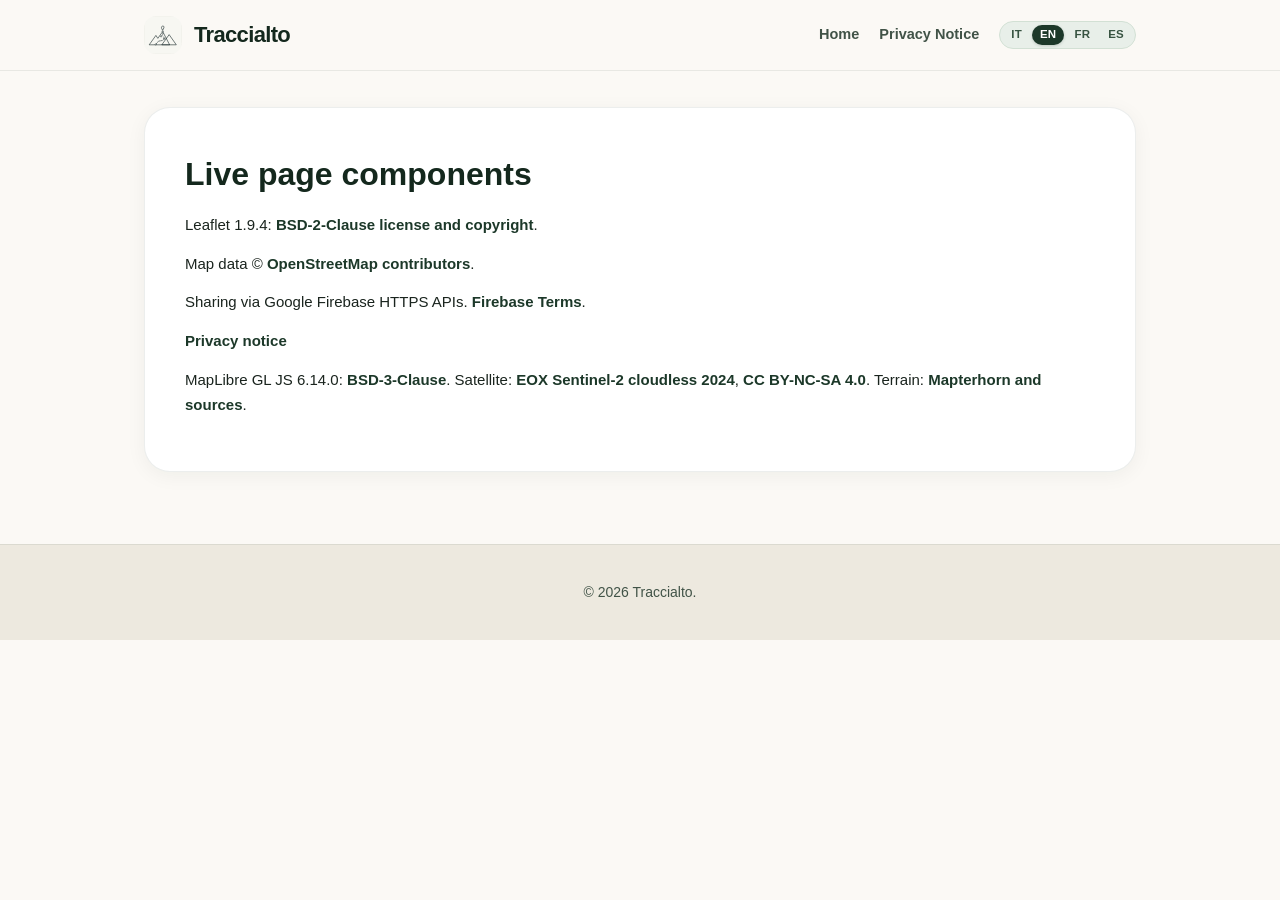
<file: live-licenses.html>
<!doctype html>
<html lang="it">
<head>
  <meta charset="utf-8">
  <meta name="viewport" content="width=device-width,initial-scale=1">
  <title>Licenze · Traccialto Live</title>
  <link rel="icon" type="image/svg+xml" href="assets/logo.svg">
  <link rel="stylesheet" href="style.css">
</head>
<body>
  <header>
    <div class="container header-inner">
      <a href="index.html" class="brand">
        <img src="assets/logo.svg" width="38" height="38" alt="">
        <span>Traccialto</span>
      </a>
      <nav>
        <a href="index.html" data-l-ui="navHome">Home</a>
        <a href="privacy.html" data-l-ui="navPrivacy">Informativa Privacy</a>
        <div class="site-lang-pill" role="group" aria-label="Lingua">
          <button type="button" data-l="it" class="active">IT</button>
          <button type="button" data-l="en">EN</button>
          <button type="button" data-l="fr">FR</button>
          <button type="button" data-l="es">ES</button>
        </div>
      </nav>
    </div>
  </header>

  <main class="container">
    <div class="legal-content">
      <h1>Componenti della pagina live</h1>
      <p>Leaflet 1.9.4: <a href="assets/live/leaflet-LICENSE.txt">licenza BSD-2-Clause e copyright</a>.</p>
      <p>Cartografia © <a href="https://www.openstreetmap.org/copyright" target="_blank" rel="noopener">OpenStreetMap contributors</a>.</p>
      <p>Condivisione tramite le API HTTPS di Google Firebase. <a href="https://firebase.google.com/terms" target="_blank" rel="noopener">Condizioni Firebase</a>.</p>
      <p><a href="privacy.html">Informativa privacy</a></p>
      <p>MapLibre GL JS 6.14.0: <a href="assets/live/maplibre-LICENSE.txt">BSD-3-Clause</a>. Satellite: <a href="https://maps.eox.at/" target="_blank" rel="noopener">EOX Sentinel-2 cloudless 2024</a>, <a href="https://creativecommons.org/licenses/by-nc-sa/4.0/" target="_blank" rel="noopener">CC BY-NC-SA 4.0</a>. Rilievi: <a href="https://mapterhorn.com/attribution/" target="_blank" rel="noopener">Mapterhorn e relative fonti</a>.</p>
    </div>
  </main>

  <footer>
    <div class="container">
      <p data-l-ui="footerCopy">&copy; 2026 Traccialto.</p>
    </div>
  </footer>

  <script>
  (function () {
    "use strict";
    let originalIt = null;
    const UI = {
      it: { title: "Licenze · Traccialto Live", navHome: "Home", navPrivacy: "Informativa Privacy", footerCopy: "© 2026 Traccialto." },
      en: { title: "Licenses · Traccialto Live", navHome: "Home", navPrivacy: "Privacy Notice", footerCopy: "© 2026 Traccialto." },
      fr: { title: "Licences · Traccialto Live", navHome: "Accueil", navPrivacy: "Confidentialité", footerCopy: "© 2026 Traccialto." },
      es: { title: "Licencias · Traccialto Live", navHome: "Inicio", navPrivacy: "Privacidad", footerCopy: "© 2026 Traccialto." }
    };
    const BODY = {
      en: `<h1>Live page components</h1>
        <p>Leaflet 1.9.4: <a href="assets/live/leaflet-LICENSE.txt">BSD-2-Clause license and copyright</a>.</p>
        <p>Map data © <a href="https://www.openstreetmap.org/copyright" target="_blank" rel="noopener">OpenStreetMap contributors</a>.</p>
        <p>Sharing via Google Firebase HTTPS APIs. <a href="https://firebase.google.com/terms" target="_blank" rel="noopener">Firebase Terms</a>.</p>
        <p><a href="privacy.html">Privacy notice</a></p>
        <p>MapLibre GL JS 6.14.0: <a href="assets/live/maplibre-LICENSE.txt">BSD-3-Clause</a>. Satellite: <a href="https://maps.eox.at/" target="_blank" rel="noopener">EOX Sentinel-2 cloudless 2024</a>, <a href="https://creativecommons.org/licenses/by-nc-sa/4.0/" target="_blank" rel="noopener">CC BY-NC-SA 4.0</a>. Terrain: <a href="https://mapterhorn.com/attribution/" target="_blank" rel="noopener">Mapterhorn and sources</a>.</p>`,
      fr: `<h1>Composants de la page live</h1>
        <p>Leaflet 1.9.4 : <a href="assets/live/leaflet-LICENSE.txt">licence BSD-2-Clause et copyright</a>.</p>
        <p>Cartographie © <a href="https://www.openstreetmap.org/copyright" target="_blank" rel="noopener">OpenStreetMap contributors</a>.</p>
        <p>Partage via les API HTTPS de Google Firebase. <a href="https://firebase.google.com/terms" target="_blank" rel="noopener">Conditions Firebase</a>.</p>
        <p><a href="privacy.html">Politique de confidentialité</a></p>
        <p>MapLibre GL JS 6.14.0 : <a href="assets/live/maplibre-LICENSE.txt">BSD-3-Clause</a>. Satellite : <a href="https://maps.eox.at/" target="_blank" rel="noopener">EOX Sentinel-2 cloudless 2024</a>, <a href="https://creativecommons.org/licenses/by-nc-sa/4.0/" target="_blank" rel="noopener">CC BY-NC-SA 4.0</a>. Relief : <a href="https://mapterhorn.com/attribution/" target="_blank" rel="noopener">Mapterhorn et sources</a>.</p>`,
      es: `<h1>Componentes de la página en directo</h1>
        <p>Leaflet 1.9.4: <a href="assets/live/leaflet-LICENSE.txt">licencia BSD-2-Clause y copyright</a>.</p>
        <p>Cartografía © <a href="https://www.openstreetmap.org/copyright" target="_blank" rel="noopener">OpenStreetMap contributors</a>.</p>
        <p>Compartir mediante APIs HTTPS de Google Firebase. <a href="https://firebase.google.com/terms" target="_blank" rel="noopener">Condiciones Firebase</a>.</p>
        <p><a href="privacy.html">Política de privacidad</a></p>
        <p>MapLibre GL JS 6.14.0: <a href="assets/live/maplibre-LICENSE.txt">BSD-3-Clause</a>. Satélite: <a href="https://maps.eox.at/" target="_blank" rel="noopener">EOX Sentinel-2 cloudless 2024</a>, <a href="https://creativecommons.org/licenses/by-nc-sa/4.0/" target="_blank" rel="noopener">CC BY-NC-SA 4.0</a>. Relieve: <a href="https://mapterhorn.com/attribution/" target="_blank" rel="noopener">Mapterhorn y fuentes</a>.</p>`
    };
    function detect() {
      const s = localStorage.getItem("traccialto_lang");
      if (s && UI[s]) return s;
      const n = (navigator.language || "en").toLowerCase();
      if (n.startsWith("it")) return "it";
      if (n.startsWith("fr")) return "fr";
      if (n.startsWith("es")) return "es";
      return "en";
    }
    function apply(lang) {
      if (!UI[lang]) lang = "en";
      localStorage.setItem("traccialto_lang", lang);
      document.documentElement.lang = lang;
      document.title = UI[lang].title;
      document.querySelectorAll("[data-l-ui]").forEach(el => {
        const k = el.getAttribute("data-l-ui");
        if (UI[lang][k]) el.textContent = UI[lang][k];
      });
      const box = document.querySelector(".legal-content");
      if (box) {
        if (lang === "it" && originalIt !== null) box.innerHTML = originalIt;
        else if (BODY[lang]) box.innerHTML = BODY[lang];
      }
      document.querySelectorAll(".site-lang-pill button").forEach(b => b.classList.toggle("active", b.getAttribute("data-l") === lang));
    }
    document.addEventListener("DOMContentLoaded", function () {
      const box = document.querySelector(".legal-content");
      if (box) originalIt = box.innerHTML;
      apply(detect());
      document.querySelectorAll(".site-lang-pill button").forEach(b => {
        b.addEventListener("click", () => apply(b.getAttribute("data-l")));
      });
    });
  })();
  </script>
</body>
</html>
</file>
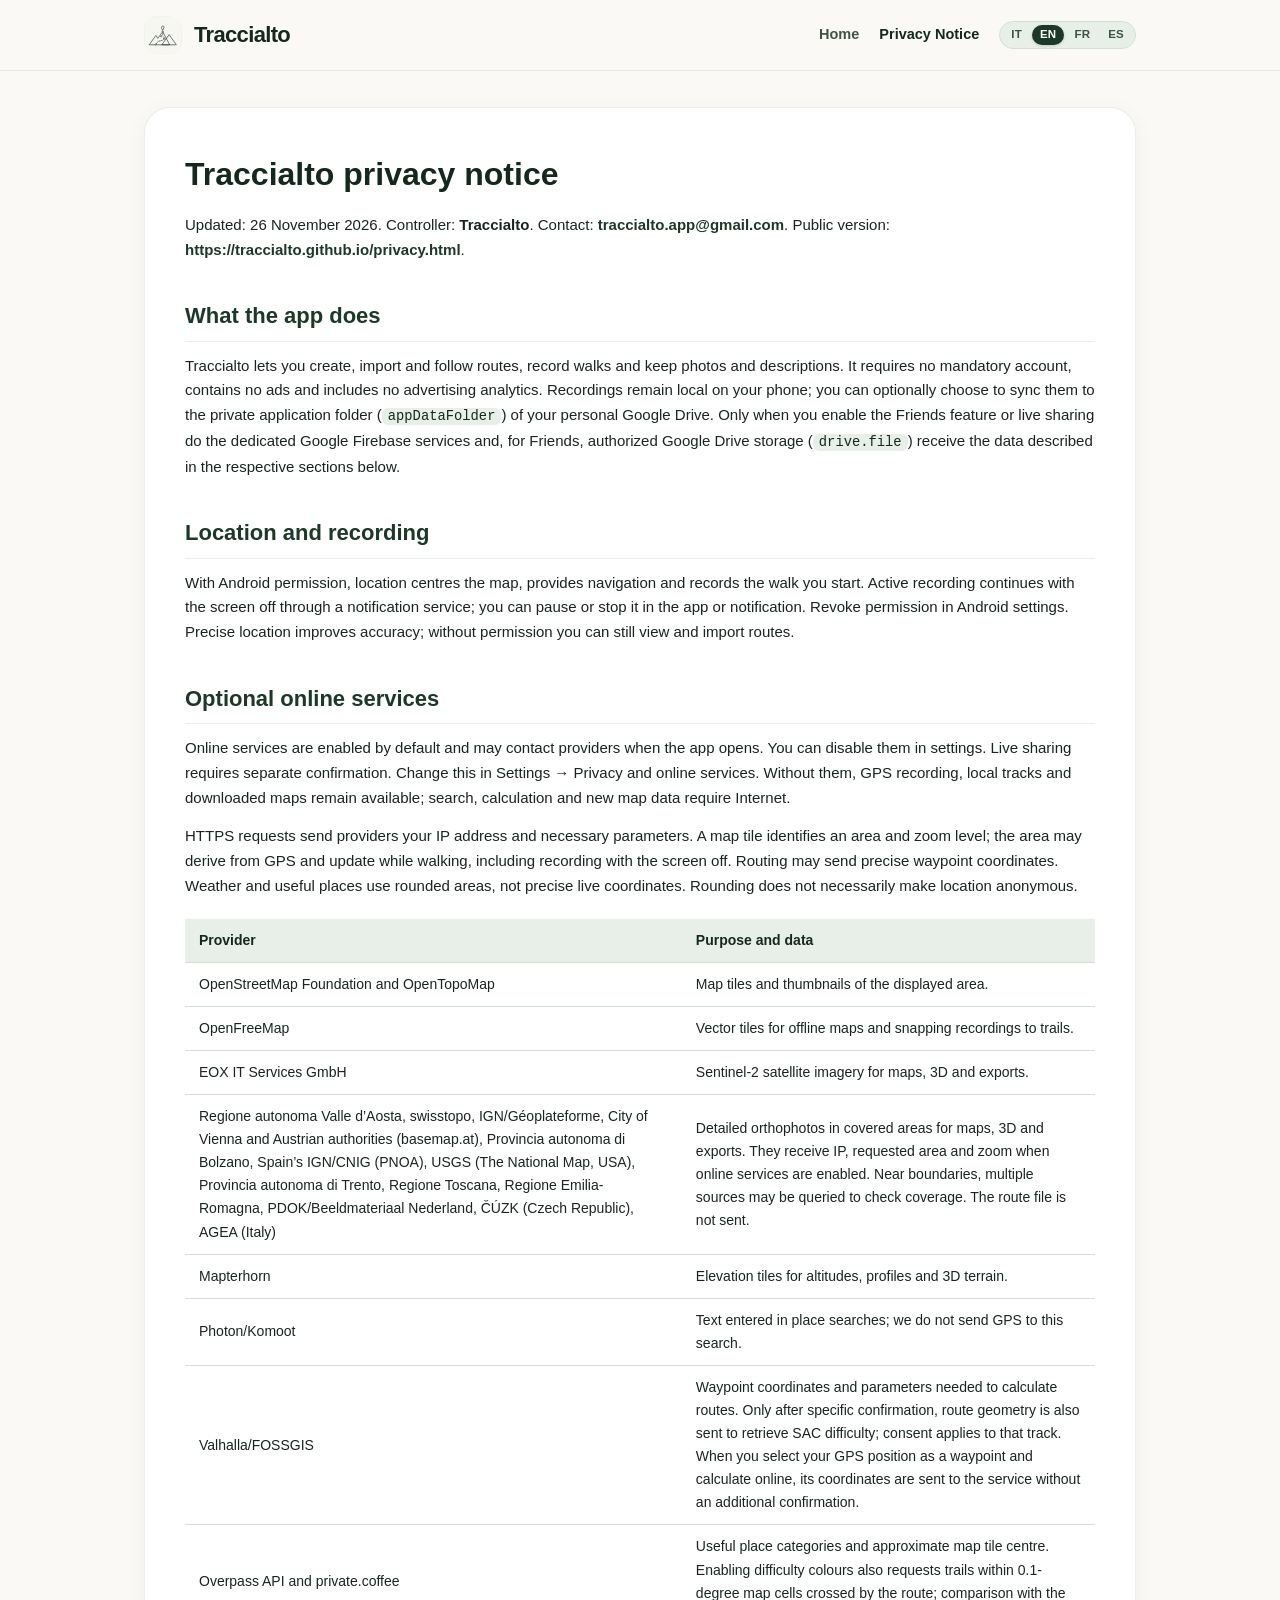
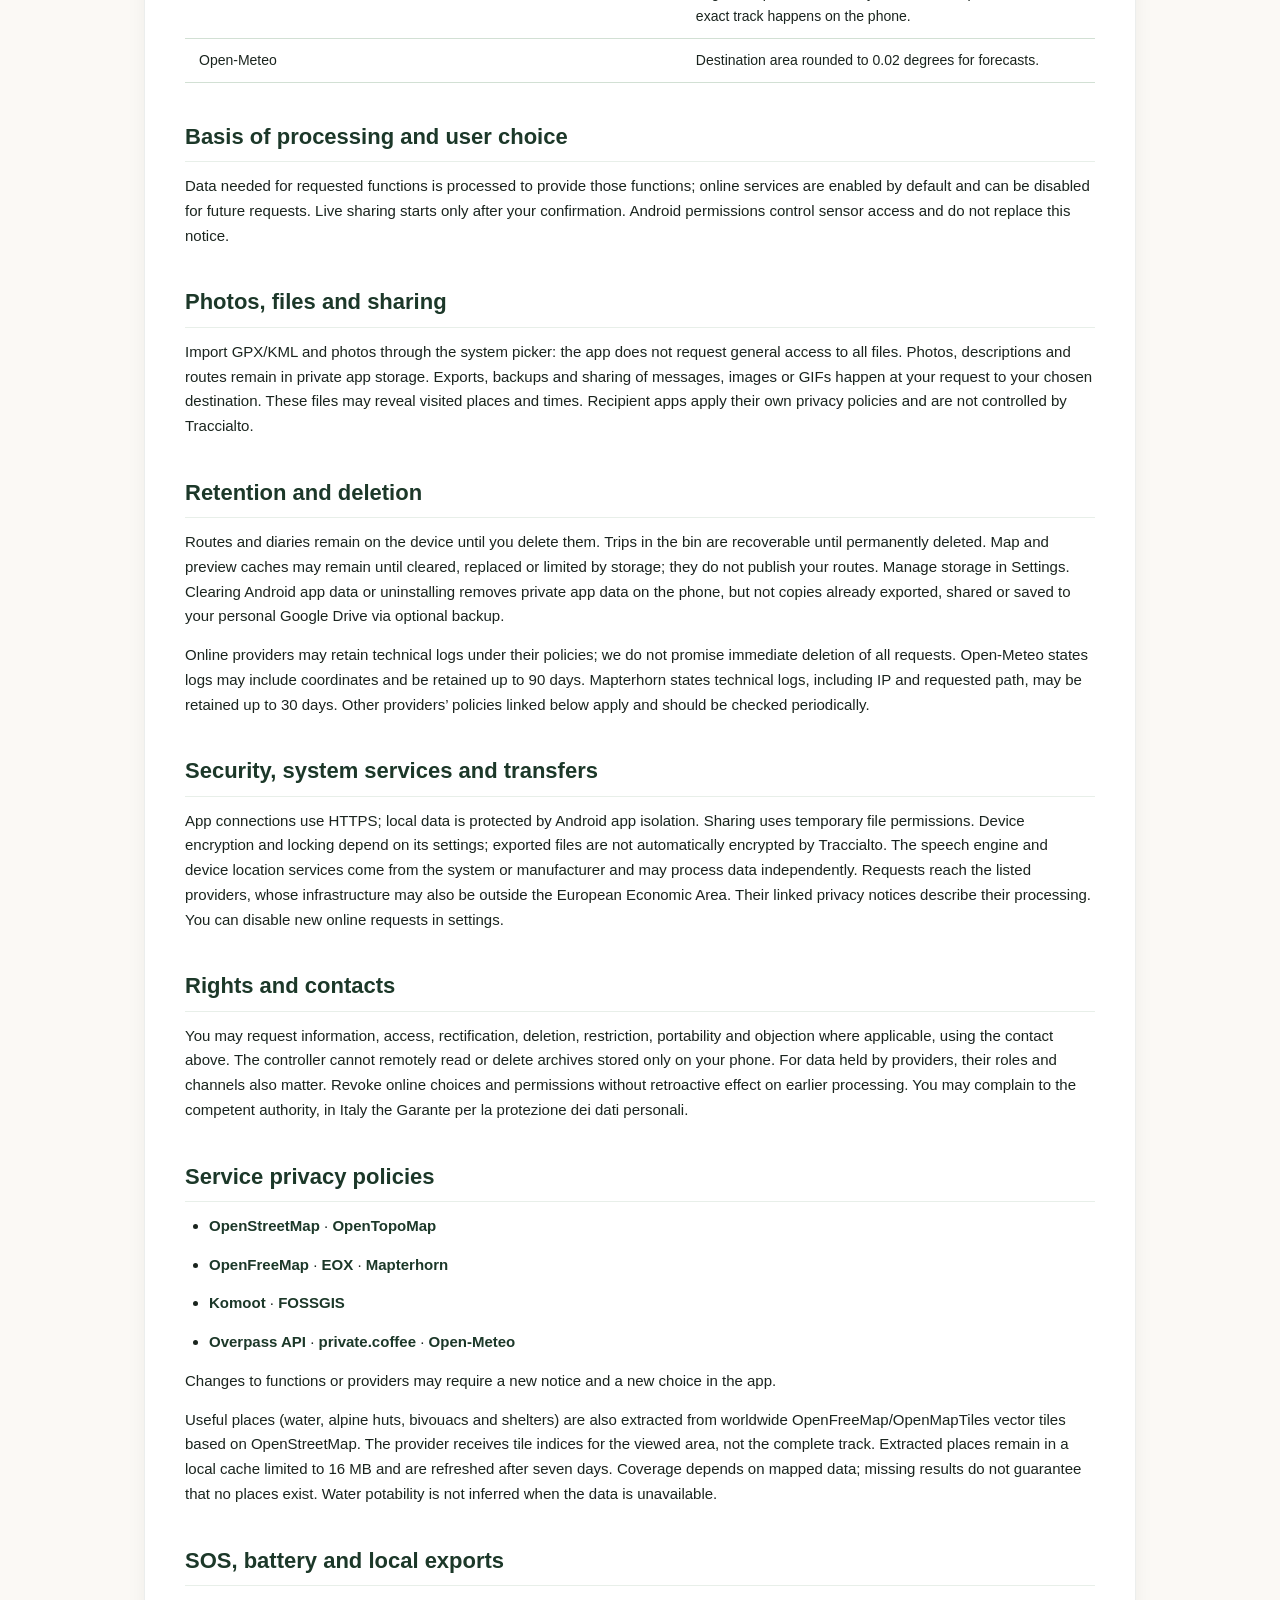
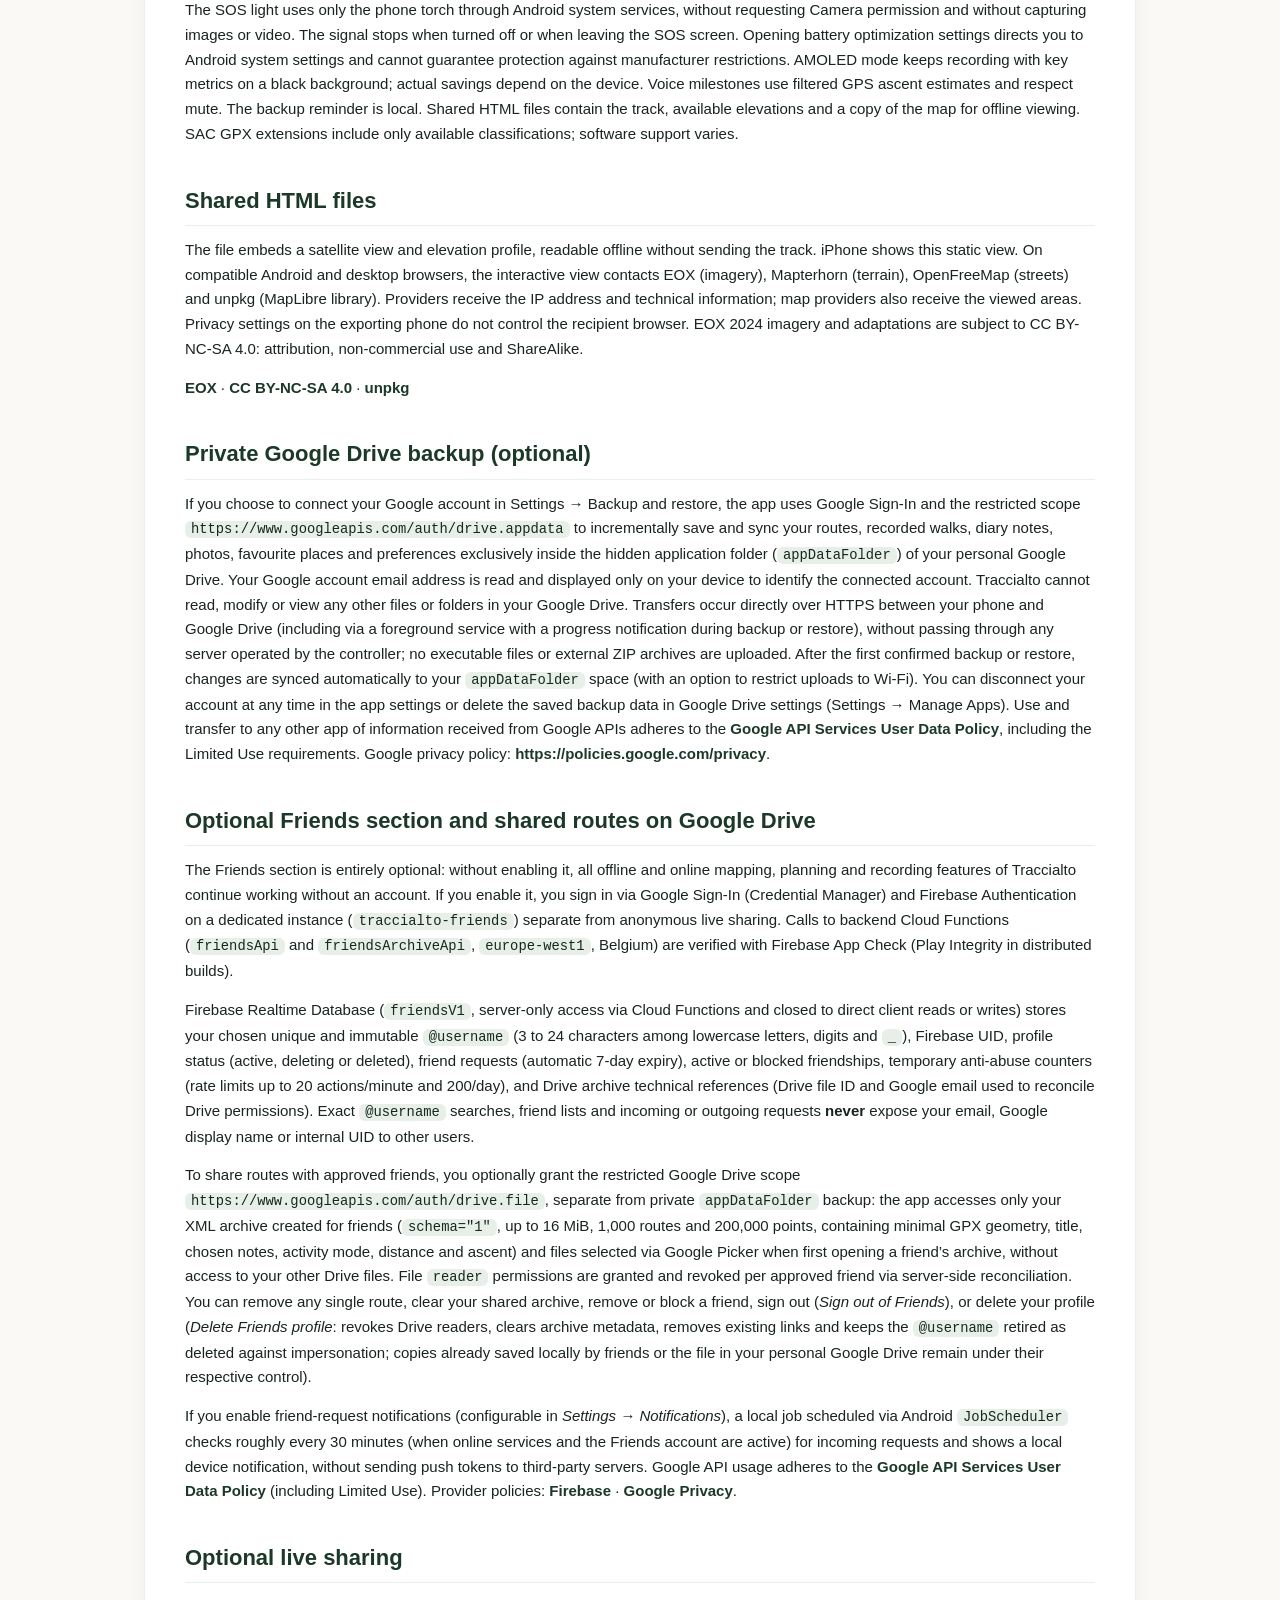
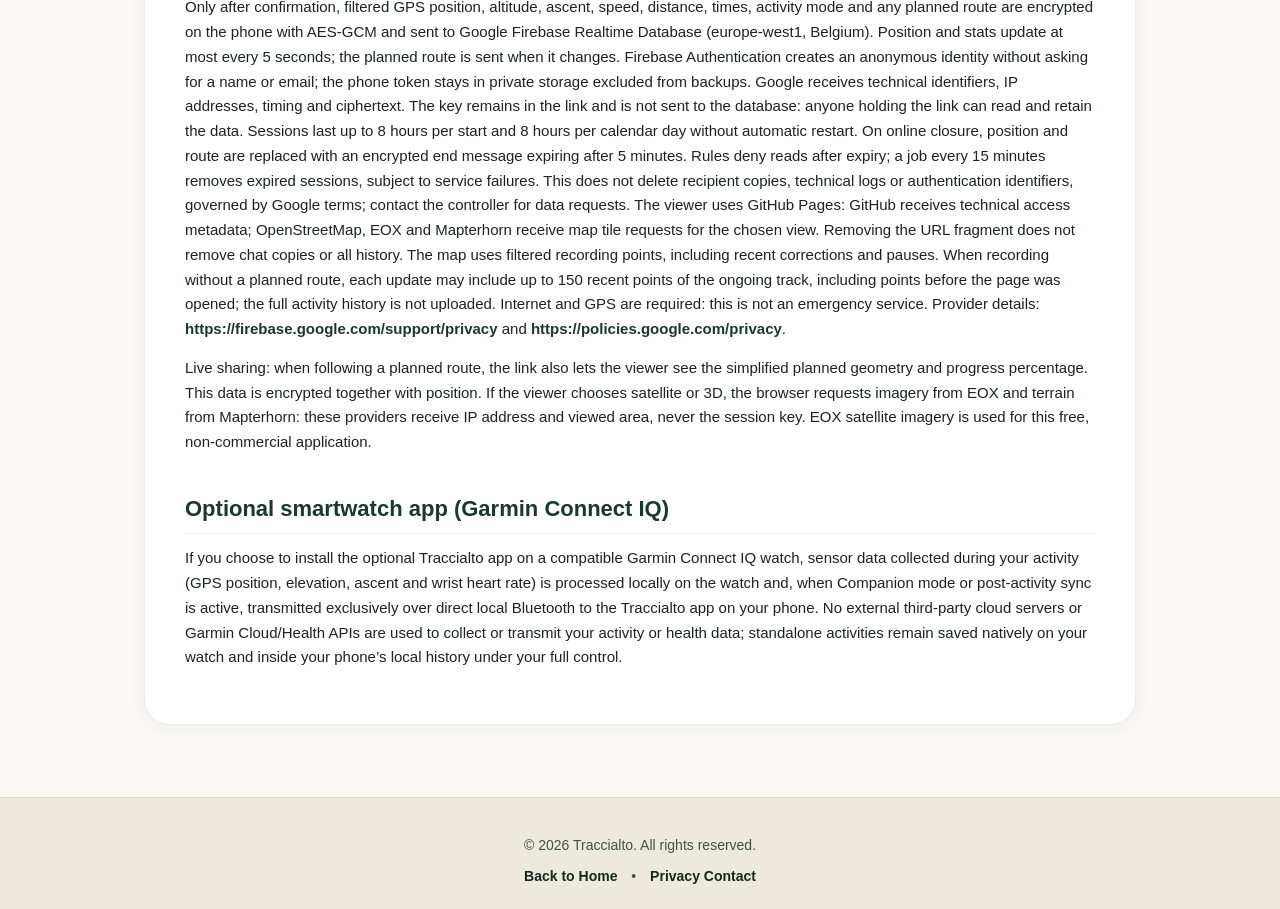
<file: privacy.html>
<!DOCTYPE html>

<html lang="it">

<head>

  <meta charset="UTF-8">

  <meta name="viewport" content="width=device-width, initial-scale=1.0">

  <title>Informativa Privacy — Traccialto</title>

  <meta name="description" content="Informativa sulla privacy di Traccialto per la navigazione outdoor e la gestione dei dati personali.">

  <link rel="icon" type="image/svg+xml" href="assets/logo.svg">

  <link rel="apple-touch-icon" href="assets/icon_512.png">

  <link rel="stylesheet" href="style.css">

</head>

<body>



  <header>

    <div class="container header-inner">

      <a href="index.html" class="brand">

        <img src="assets/logo.svg" width="38" height="38" alt="">

        <span>Traccialto</span>

      </a>

      <nav>

        <a href="index.html" data-p="navHome">Home</a>

        <a href="privacy.html" class="active" data-p="navPrivacy">Informativa Privacy</a>

        <div class="site-lang-pill" role="group" aria-label="Lingua">

          <button type="button" data-l="it" class="active">IT</button>

          <button type="button" data-l="en">EN</button>

          <button type="button" data-l="fr">FR</button>

          <button type="button" data-l="es">ES</button>

        </div>

      </nav>

    </div>

  </header>



  <main class="container">

    <div class="legal-content">

      <h1>Informativa privacy di Traccialto</h1>

      <p>Aggiornamento: 26 novembre 2026. Titolare: <strong>Traccialto</strong>. Contatto: <a href="mailto:traccialto.app@gmail.com">traccialto.app@gmail.com</a>. Versione pubblica: <a href="https://traccialto.github.io/privacy.html">https://traccialto.github.io/privacy.html</a>.</p>



      <h2>Cosa fa l’app</h2>

      <p>Traccialto permette di creare, importare e seguire itinerari, registrare camminate e conservare foto e descrizioni. Non richiede un account obbligatorio, non contiene pubblicità e non integra analytics pubblicitari. Le registrazioni restano locali sul telefono; puoi scegliere facoltativamente di sincronizzarle nella cartella privata dell’app (<code>appDataFolder</code>) del tuo Google Drive personale. Solo se attivi la sezione Amici o la condivisione live, i servizi Google Firebase dedicati e, nel caso di Amici, lo spazio Google Drive autorizzato (<code>drive.file</code>) ricevono i dati descritti nelle rispettive sezioni sotto.</p>



      <h2>Posizione e registrazione</h2>

      <p>Con il permesso Android, la posizione serve a centrare la mappa, mostrare la navigazione e registrare la camminata avviata da te. Una registrazione attiva continua a schermo spento tramite un servizio con notifica; puoi metterla in pausa o terminarla dall’app o dalla notifica. Puoi revocare il permesso dalle impostazioni Android. La posizione precisa migliora l’accuratezza; senza permesso puoi comunque consultare e importare percorsi.</p>



      <h2>Servizi online facoltativi</h2>

      <p>I servizi online sono attivi per impostazione predefinita e possono contattare i fornitori già all’apertura dell’app. Puoi disattivarli nelle impostazioni. La condivisione live richiede una conferma separata. Puoi modificare la scelta in Impostazioni → Privacy e servizi online. Senza di essi restano disponibili registrazione GPS, tracce locali e cartografia già scaricata; ricerca, calcolo e nuovi dati cartografici richiedono Internet.</p>

      <p>Le richieste HTTPS comunicano ai fornitori l’indirizzo IP e i parametri necessari. Una tessera cartografica identifica un’area e un livello di zoom; l’area può derivare dalla posizione GPS e aggiornarsi mentre cammini, anche durante una registrazione a schermo spento. Il calcolo può inviare coordinate precise delle tappe. Il meteo e i punti utili usano aree arrotondate, non coordinate precise in tempo reale. Arrotondare non rende necessariamente anonima la posizione.</p>



      <table>

        <thead>

          <tr><th>Fornitore</th><th>Finalità e dati</th></tr>

        </thead>

        <tbody>

          <tr><td>OpenStreetMap Foundation e OpenTopoMap</td><td>Tessere delle mappe e miniature della zona visualizzata.</td></tr>

          <tr><td>OpenFreeMap</td><td>Tessere vettoriali per mappe offline e aggancio della registrazione ai sentieri.</td></tr>

          <tr><td>EOX IT Services GmbH</td><td>Immagini satellitari Sentinel-2 per mappe, 3D ed esportazioni.</td></tr>

          <tr><td>Regione autonoma Valle d’Aosta, swisstopo, IGN/Géoplateforme, Città di Vienna e amministrazioni austriache (basemap.at), Provincia autonoma di Bolzano, IGN/CNIG spagnolo (PNOA), USGS (The National Map, Stati Uniti), Provincia autonoma di Trento, Regione Toscana, Regione Emilia-Romagna, PDOK/Beeldmateriaal Nederland, ČÚZK (Repubblica Ceca), AGEA (Italia)</td><td>Ortofoto dettagliate nelle zone coperte, per mappe, 3D ed esportazioni. Ricevono IP, area richiesta e zoom quando i servizi online sono abilitati. Nei pressi dei confini possono essere consultate più fonti per verificare la copertura. Non viene inviato il file del percorso.</td></tr>

          <tr><td>Mapterhorn</td><td>Tessere altimetriche per quote, profili e terreno 3D.</td></tr>

          <tr><td>Photon/Komoot</td><td>Testo inserito nella ricerca dei luoghi; non inviamo il GPS a questa ricerca.</td></tr>

          <tr><td>Valhalla/FOSSGIS</td><td>Coordinate delle tappe e parametri necessari per calcolare il percorso. Solo dopo conferma specifica, viene inviata anche la geometria del percorso per recuperare le difficoltà SAC; il consenso vale per quella traccia. Se scegli la posizione GPS come tappa e avvii un calcolo online, le sue coordinate vengono inviate al servizio senza una conferma aggiuntiva.</td></tr>

          <tr><td>Overpass API e private.coffee</td><td>Categorie di punti utili e centro approssimato della tessera cartografica. Attivando i colori delle difficoltà, vengono richiesti anche i sentieri nelle celle cartografiche di 0,1 gradi attraversate dal percorso; il confronto con la traccia esatta avviene sul telefono.</td></tr>

          <tr><td>Open-Meteo</td><td>Area della meta arrotondata a 0,02 gradi per le previsioni.</td></tr>

        </tbody>

      </table>



      <h2>Base del trattamento e scelta dell’utente</h2>

      <p>I dati necessari alle funzioni che richiedi sono trattati per erogare tali funzioni; i servizi online sono attivi per impostazione predefinita e possono essere disattivati per le richieste future. La condivisione live si attiva soltanto dopo la tua conferma. I permessi Android regolano l’accesso ai sensori e non sostituiscono questa informativa.</p>



      <h2>Foto, file e condivisioni</h2>

      <p>Importi GPX/KML e foto tramite il selettore del sistema: l’app non richiede accesso generale a tutti i file. Foto, descrizioni e itinerari restano nello spazio privato dell’app. Le esportazioni, i backup e la condivisione di messaggi, immagini o GIF avvengono su tua richiesta verso la destinazione scelta. Questi file possono rivelare luoghi visitati e orari. Le app destinatarie applicano le proprie informative e non sono controllate da Traccialto.</p>



      <h2>Conservazione e cancellazione</h2>

      <p>Percorsi e diari rimangono sul dispositivo finché li elimini. I viaggi spostati nel cestino sono recuperabili fino alla loro eliminazione definitiva. Le cache cartografiche e delle anteprime possono rimanere fino alla pulizia, alla sostituzione o ai limiti di spazio dell’app; non equivalgono alla pubblicazione dei tuoi percorsi. Puoi gestire lo spazio dalle impostazioni. Cancellare i dati Android o disinstallare rimuove i dati privati dell’app sul telefono, ma non le copie già esportate, condivise o salvate nel tuo Google Drive personale tramite il backup facoltativo.</p>

      <p>I fornitori online possono conservare log tecnici secondo le proprie informative; non promettiamo che tutte le richieste vengano cancellate immediatamente. Open-Meteo dichiara log che possono includere coordinate e una conservazione fino a 90 giorni. Mapterhorn dichiara log tecnici, compreso IP e percorso richiesto, fino a 30 giorni. Per gli altri fornitori valgono le politiche collegate sotto, da verificare periodicamente.</p>



      <h2>Sicurezza, servizi di sistema e trasferimenti</h2>

      <p>Le connessioni dell’app usano HTTPS; i dati locali sono protetti dall’isolamento delle applicazioni Android. La condivisione usa autorizzazioni temporanee sui file. La cifratura e il blocco del dispositivo dipendono dalle sue impostazioni; i file esportati non sono automaticamente cifrati da Traccialto. Il motore vocale e i servizi di localizzazione del dispositivo sono forniti dal sistema o dal produttore e possono avere propri trattamenti. Le richieste raggiungono i fornitori indicati, che possono utilizzare infrastrutture anche fuori dallo Spazio economico europeo. I dettagli dei rispettivi trattamenti sono disponibili nelle informative collegate. Puoi disabilitare le nuove richieste online dalle impostazioni.</p>



      <h2>Diritti e contatti</h2>

      <p>Puoi chiedere informazioni, accesso, rettifica, cancellazione, limitazione, portabilità e opposizione nei casi previsti, scrivendo al contatto sopra. Il titolare non può leggere o cancellare a distanza archivi conservati soltanto sul tuo telefono. Per i dati eventualmente detenuti dai fornitori occorre considerare anche i loro ruoli e canali. Puoi revocare la scelta online e i permessi senza effetto retroattivo sui trattamenti già effettuati. Puoi presentare reclamo all’autorità competente, in Italia al Garante per la protezione dei dati personali.</p>



      <h2>Informative dei servizi</h2>

      <ul>

        <li><a href="https://osmfoundation.org/wiki/Privacy_Policy" target="_blank" rel="noopener">OpenStreetMap</a> · <a href="https://opentopomap.org/about" target="_blank" rel="noopener">OpenTopoMap</a></li>

        <li><a href="https://openfreemap.org/privacy/" target="_blank" rel="noopener">OpenFreeMap</a> · <a href="https://eox.at/privacy-policy/" target="_blank" rel="noopener">EOX</a> · <a href="https://mapterhorn.com/privacy-policy/" target="_blank" rel="noopener">Mapterhorn</a></li>

        <li><a href="https://www.komoot.com/privacy" target="_blank" rel="noopener">Komoot</a> · <a href="https://routing.openstreetmap.de/about.html" target="_blank" rel="noopener">FOSSGIS</a></li>

        <li><a href="https://overpass-api.de/" target="_blank" rel="noopener">Overpass API</a> · <a href="https://private.coffee/privacy.html" target="_blank" rel="noopener">private.coffee</a> · <a href="https://open-meteo.com/en/terms" target="_blank" rel="noopener">Open-Meteo</a></li>

      </ul>

      <p>Un aggiornamento delle funzioni o dei fornitori può richiedere una nuova informativa e una nuova scelta nell’app.</p>

      <p>I punti utili (acqua, rifugi alpini, bivacchi e ripari) vengono ricavati anche dalle tessere vettoriali mondiali OpenFreeMap/OpenMapTiles, basate su OpenStreetMap. Il fornitore riceve gli indici delle tessere della zona visualizzata, non la traccia completa. I punti estratti restano nella cache locale, limitata a 16 MB, e vengono aggiornati dopo sette giorni. La copertura dipende dai dati presenti: la mancanza di risultati non garantisce l’assenza di punti sul posto. Per l’acqua, la potabilità non viene dedotta quando il dato non è disponibile.</p>



      <h2>Strumenti SOS, batteria ed esportazioni locali</h2>

      <p>La luce SOS utilizza esclusivamente il flash del telefono tramite il sistema Android, senza richiedere il permesso Fotocamera e senza acquisire immagini o video. Il segnale si arresta quando viene spento o quando si chiude la schermata SOS. L’apertura delle impostazioni di ottimizzazione batteria indirizza alle schermate di sistema Android e non garantisce l’assenza di restrizioni del produttore. La modalità AMOLED mantiene la registrazione in corso e mostra i dati essenziali su sfondo nero; il risparmio effettivo dipende dal dispositivo. I traguardi vocali usano una stima filtrata della salita GPS e rispettano il silenziamento. Il promemoria di backup è locale. I file HTML condivisi contengono la traccia, le quote disponibili e una copia della cartografia: chi li riceve può leggerli offline. Le estensioni SAC dei GPX includono solo classificazioni disponibili, senza garanzia di lettura da parte di ogni software.</p>



      <h2>HTML condivisi</h2>

      <p>Il file contiene una vista satellitare e un profilo altimetrico incorporati, leggibili senza Internet e senza inviare la traccia. Su iPhone viene mostrata questa vista statica. Su Android e computer compatibili, la vista interattiva contatta EOX (immagini), Mapterhorn (rilievi), OpenFreeMap (strade) e unpkg (libreria MapLibre). Questi fornitori ricevono IP e informazioni tecniche; quelli cartografici ricevono anche le aree visualizzate. Le preferenze privacy del telefono che ha creato il file non controllano il browser del destinatario. Le immagini EOX 2024 e i loro adattamenti sono soggetti a CC BY-NC-SA 4.0: attribuzione, uso non commerciale e condivisione alle stesse condizioni.</p>

      <p><a href="https://cloudless.eox.at/license-non-commercial" target="_blank" rel="noopener">EOX</a> · <a href="https://creativecommons.org/licenses/by-nc-sa/4.0/" target="_blank" rel="noopener">CC BY-NC-SA 4.0</a> · <a href="https://unpkg.com" target="_blank" rel="noopener">unpkg</a></p>

      <h2>Backup privato su Google Drive (facoltativo)</h2>

      <p>Se scegli di collegare il tuo account Google in Impostazioni → Backup e ripristino, l’app utilizza Google Sign-In e il permesso limitato <code>https://www.googleapis.com/auth/drive.appdata</code> per salvare e sincronizzare in modo incrementale percorsi, camminate registrate, note del diario, foto, luoghi preferiti e preferenze esclusivamente nella cartella nascosta dell’applicazione (<code>appDataFolder</code>) del tuo Google Drive personale. L’indirizzo email dell’account collegato viene letto e mostrato solo sul dispositivo per indicare quale account è attivo. Traccialto non può leggere, modificare o vedere nessun altro file o cartella del tuo Google Drive. Il trasferimento avviene direttamente via HTTPS tra il tuo telefono e Google Drive (anche tramite un servizio in primo piano con notifica di avanzamento durante il backup o il ripristino), senza transitare da server del titolare; non vengono caricati file eseguibili né archivi ZIP esterni. Dopo il primo backup o ripristino confermato, le modifiche vengono sincronizzate automaticamente nel tuo spazio <code>appDataFolder</code> (con possibilità di limitare il caricamento alla sola rete Wi‑Fi). Puoi scollegare l’account in qualsiasi momento dalle impostazioni dell’app o eliminare i dati salvati dalle impostazioni di Google Drive (Impostazioni → Gestisci applicazioni). L’uso e il trasferimento delle informazioni ricevute dalle API di Google rispettano la <a href="https://developers.google.com/terms/api-services-user-data-policy" target="_blank" rel="noopener">Google API Services User Data Policy</a>, inclusi i requisiti di uso limitato (Limited Use). Informativa Google: <a href="https://policies.google.com/privacy" target="_blank" rel="noopener">https://policies.google.com/privacy</a>.</p>

      <h2>Sezione Amici e percorsi condivisi su Google Drive (facoltativa)</h2>

      <p>La sezione Amici è interamente facoltativa: senza attivarla, tutte le funzioni cartografiche, di pianificazione e di registrazione offline e online di Traccialto continuano a funzionare senza account. Se decidi di usarla, accedi tramite Google Sign-In (Credential Manager) e Firebase Authentication su un’istanza dedicata (<code>traccialto-friends</code>) separata dalla condivisione live anonima. Le richieste verso le Cloud Functions del backend (<code>friendsApi</code> e <code>friendsArchiveApi</code>, regione <code>europe-west1</code>, Belgio) sono verificate con Firebase App Check (Play Integrity nelle build distribuite).</p>

      <p>Nel database Firebase Realtime Database (<code>friendsV1</code>, accessibile esclusivamente lato server tramite Cloud Functions e precluso a letture o scritture dirette dei client) vengono conservati lo <code>@username</code> univoco e immutabile da te scelto (da 3 a 24 caratteri tra lettere minuscole, numeri e <code>_</code>), l’identificativo utente Firebase, lo stato del profilo (attivo, in eliminazione o eliminato), le richieste di amicizia (con scadenza automatica a 7 giorni), l’elenco delle amicizie attive o bloccate, contatori temporanei anti-abuso (limiti operativi fino a 20 azioni/minuto e 200/giorno) e i riferimenti tecnici del tuo file archivio condiviso (identificativo del file Drive e indirizzo email Google usato per la riconciliazione dei permessi Drive). Nelle ricerche per <code>@username</code> esatto, negli elenchi amici e nelle richieste in arrivo o in uscita <strong>non</strong> vengono mai mostrati agli altri utenti né il tuo indirizzo email Google né il tuo nome completo né l’UID interno.</p>

      <p>Per condividere percorsi con amici approvati, autorizzi facoltativamente l’ambito limitato Google Drive <code>https://www.googleapis.com/auth/drive.file</code>, distinto dal backup privato <code>appDataFolder</code>: l’app accede esclusivamente al file XML da te creato per gli amici (<code>schema="1"</code>, max 16 MiB, fino a 1.000 percorsi e 200.000 punti, contenente geometria GPX essenziale, titolo, note scelte, modalità di attività, distanza e dislivello) e ai file selezionati tramite Google Picker quando apri per la prima volta l’archivio di un amico, senza accesso agli altri tuoi file Drive. I permessi di lettura (<code>reader</code>) sul file vengono concessi e revocati per ciascun amico approvato mediante riconciliazione lato server. Puoi rimuovere in qualsiasi momento un singolo percorso dall’archivio condiviso, svuotarlo completamente, rimuovere o bloccare un amico, uscire dalla sessione (<em>Esci da Amici</em>) oppure eliminare il profilo (<em>Elimina profilo Amici</em>): l’eliminazione del profilo revoca i lettori sul file condiviso, rimuove i metadati dell’archivio, avvia la rimozione dei collegamenti esistenti e mantiene riservato come eliminato lo <code>@username</code> per impedirne il riuso o l’impersonazione da parte di terzi (eventuali tracce già copiate in locale dagli amici o il file rimasto sul tuo Google Drive personale restano sotto il rispettivo controllo).</p>

      <p>Se abiliti le notifiche delle richieste di amicizia (configurabili in <em>Impostazioni → Notifiche</em>), un processo locale programmato tramite Android <code>JobScheduler</code> verifica circa ogni 30 minuti (quando i servizi online e l’account Amici sono attivi) eventuali nuove richieste in arrivo e mostra una notifica locale sul dispositivo, senza inviare token push a server terzi. L’uso dei dati ricevuti dalle API Google rispetta la <a href="https://developers.google.com/terms/api-services-user-data-policy" target="_blank" rel="noopener">Google API Services User Data Policy</a> (inclusi i requisiti di uso limitato). Informative sui fornitori: <a href="https://firebase.google.com/support/privacy" target="_blank" rel="noopener">Firebase</a> · <a href="https://policies.google.com/privacy" target="_blank" rel="noopener">Google Privacy</a>.</p>

      <h2>Condivisione live facoltativa</h2>

      <p>Solo dopo conferma, posizione GPS filtrata, quota, dislivello, velocità, distanza, tempi, modalità e l’eventuale percorso previsto vengono cifrati sul telefono con AES-GCM e inviati a Google Firebase Realtime Database (regione europe-west1, Belgio). Posizione e statistiche si aggiornano al massimo ogni 5 secondi; la traccia prevista viene inviata quando cambia. Firebase Authentication crea un’identità anonima, senza chiedere nome o email; sul telefono il token rimane nello spazio privato escluso dal backup. Google riceve identificatori tecnici, IP, orari e contenuti cifrati. La chiave è nel link e non viene inviata al database: chiunque possieda il link può leggere e conservare i dati. La sessione dura al massimo 8 ore per singolo avvio e 8 ore nell’arco della giornata, senza riavvio automatico. Alla chiusura online posizione e traccia vengono sostituite da un messaggio cifrato di fine attività con scadenza di 5 minuti. Le regole negano letture dopo la scadenza; un processo ogni 15 minuti elimina le sessioni scadute, salvo guasti del servizio. Questo non elimina copie dei destinatari, log tecnici o identificatori di autenticazione, soggetti alle condizioni Google; per richieste sui dati contatta il titolare. Il destinatario usa GitHub Pages: GitHub riceve dati tecnici di accesso; OpenStreetMap, EOX e Mapterhorn ricevono le richieste cartografiche della vista scelta. La rimozione del frammento dall’indirizzo non cancella copie in chat o tutte le cronologie. La mappa usa punti filtrati della registrazione, comprese le correzioni recenti e le pause. Quando registri senza un percorso predisposto, ogni aggiornamento può includere fino a 150 punti recenti della traccia in corso, anche precedenti all’apertura della pagina; non viene caricato lo storico completo. Servono internet e GPS: non è un servizio di emergenza. Informazioni sui fornitori: <a href="https://firebase.google.com/support/privacy" target="_blank" rel="noopener">https://firebase.google.com/support/privacy</a> e <a href="https://policies.google.com/privacy" target="_blank" rel="noopener">https://policies.google.com/privacy</a>.</p>

      <p>Condivisione live: quando segui un percorso predisposto, il link permette anche di visualizzare la geometria semplificata del percorso previsto e la percentuale di avanzamento. Questi dati sono cifrati insieme alla posizione. Se il destinatario seleziona satellite o 3D, il browser richiede le immagini a EOX e i rilievi a Mapterhorn: questi fornitori ricevono indirizzo IP e zona visualizzata, non la chiave della sessione. Il satellite EOX è usato per questa applicazione gratuita e non commerciale.</p>

      <h2>App opzionale per orologi Garmin Connect IQ</h2>

      <p>Se scegli di installare l’app opzionale di Traccialto su un orologio Garmin Connect IQ compatibile, i dati dei sensori raccolti durante l’attività (posizione GPS, quota, dislivello e frequenza cardiaca al polso) vengono elaborati localmente sull’orologio e, quando è attiva la connessione Companion o la sincronizzazione a fine uscita, trasferiti esclusivamente tramite collegamento Bluetooth locale diretto all’app Traccialto sul tuo telefono. Non vengono utilizzati server cloud esterni di terze parti né API Garmin Cloud/Health per raccogliere o trasmettere i tuoi dati di attività o salute; le uscite registrate in modalità autonoma restano salvate nativamente sull’orologio e nello storico locale del telefono sotto il tuo pieno controllo.</p>

    </div>

</main>



  <footer>

    <div class="container">

      <p data-p="footerCopy">&copy; 2026 Traccialto. Tutti i diritti riservati.</p>

      <p style="margin-top: 8px;">

        <a href="index.html" data-p="footerHome">Torna alla Home</a> &bull;

        <a href="mailto:traccialto.app@gmail.com" data-p="footerContact">Contatto Privacy</a>

      </p>

    </div>

  </footer>

  <script src="privacy-i18n.js"></script>

</body>

</html>
</file>
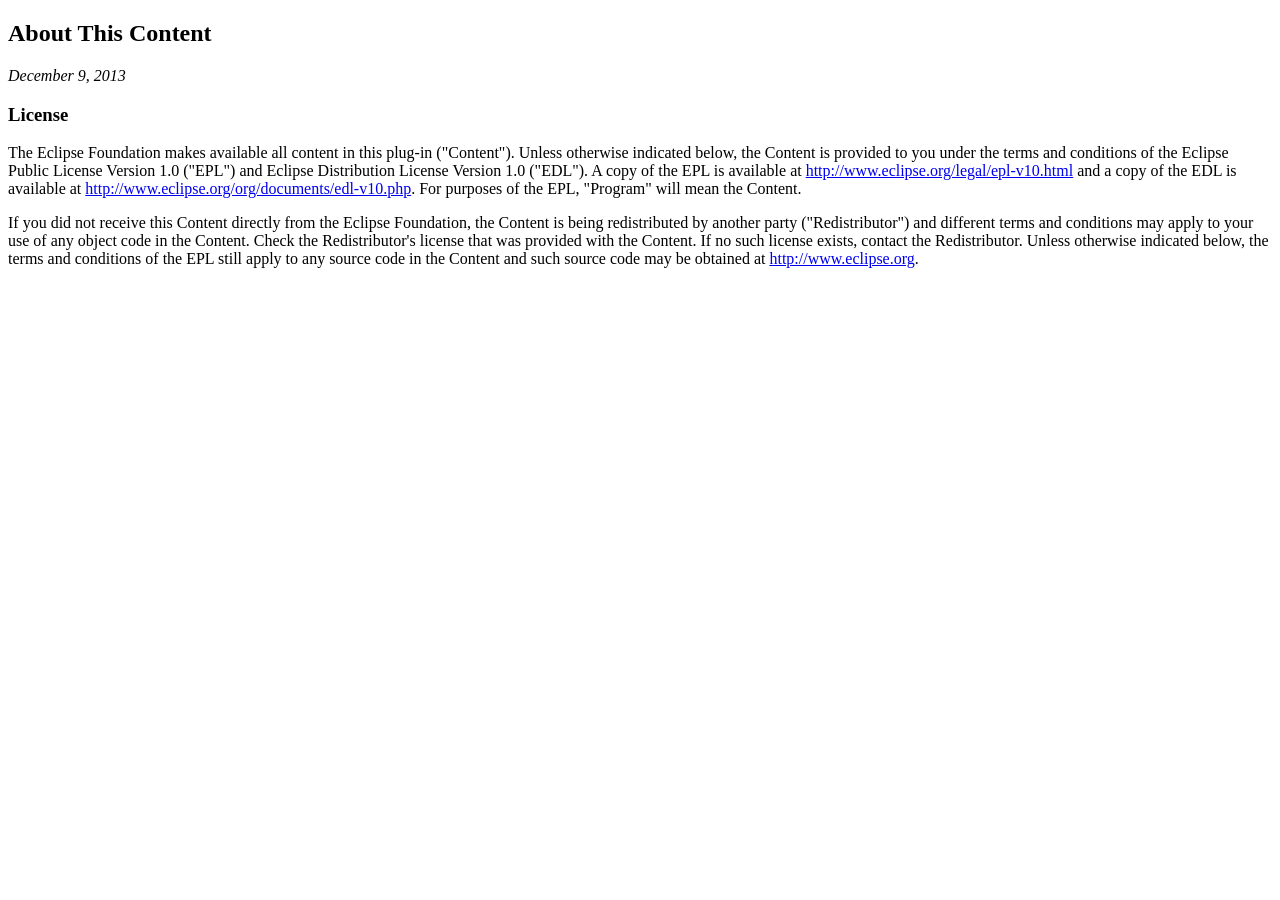
<file: assets/live/paho-about.html>
<!DOCTYPE html PUBLIC "-//W3C//DTD XHTML 1.0 Strict//EN" "http://www.w3.org/TR/xhtml1/DTD/xhtml1-strict.dtd">
<html xmlns="http://www.w3.org/1999/xhtml"><head>
<meta http-equiv="Content-Type" content="text/html; charset=ISO-8859-1">
<title>About</title>
</head>
<body lang="EN-US">
<h2>About This Content</h2>
 
<p><em>December 9, 2013</em></p>	
<h3>License</h3>

<p>The Eclipse Foundation makes available all content in this plug-in ("Content").  Unless otherwise 
indicated below, the Content is provided to you under the terms and conditions of the
Eclipse Public License Version 1.0 ("EPL") and Eclipse Distribution License Version 1.0 ("EDL").
A copy of the EPL is available at 
<a href="http://www.eclipse.org/legal/epl-v10.html">http://www.eclipse.org/legal/epl-v10.html</a> 
and a copy of the EDL is available at 
<a href="http://www.eclipse.org/org/documents/edl-v10.php">http://www.eclipse.org/org/documents/edl-v10.php</a>. 
For purposes of the EPL, "Program" will mean the Content.</p>

<p>If you did not receive this Content directly from the Eclipse Foundation, the Content is 
being redistributed by another party ("Redistributor") and different terms and conditions may
apply to your use of any object code in the Content.  Check the Redistributor's license that was 
provided with the Content.  If no such license exists, contact the Redistributor.  Unless otherwise
indicated below, the terms and conditions of the EPL still apply to any source code in the Content
and such source code may be obtained at <a href="http://www.eclipse.org/">http://www.eclipse.org</a>.</p>

</body></html>
</file>
<file: landing.css>
:root {
  --paper: #f6f4ee;
  --paper-alt: #eeebe2;
  --surface: #ffffff;
  --ink: #122118;
  --ink-soft: #415147;
  --ink-muted: #647369;
  --line: #d4d9cf;
  --line-strong: #b6c2b3;
  --pine: #163324;
  --pine-hover: #214935;
  --pine-deep: #0f2419;
  --pine-soft: #e6ede7;
  --ochre: #9f4d2d;
  --amber-accent: #d3963d;

  --font-sans: "Inter", "Segoe UI", system-ui, -apple-system, sans-serif;
  --font-serif: Georgia, "Times New Roman", serif;

  --r-sm: 6px;
  --r-md: 8px;
  --r-lg: 10px;
}

html {
  scroll-behavior: smooth;
  background: var(--paper);
}

body.landing {
  margin: 0;
  padding: 0;
  background: var(--paper);
  color: var(--ink);
  font-family: var(--font-sans);
  line-height: 1.58;
  overflow-x: hidden;
  -webkit-font-smoothing: antialiased;
}

body.landing * {
  box-sizing: border-box;
}

.wrap {
  width: min(1180px, calc(100% - 48px));
  margin: 0 auto;
}

a:focus-visible,
button:focus-visible,
summary:focus-visible {
  outline: 2px solid var(--pine);
  outline-offset: 3px;
}

section[id] {
  scroll-margin-top: 84px;
}

/* Skip link */
.skip {
  position: fixed;
  top: -100px;
  left: 20px;
  z-index: 200;
  background: var(--surface);
  color: var(--pine);
  border: 1px solid var(--line-strong);
  border-radius: var(--r-sm);
  padding: 10px 18px;
  font-weight: 700;
  text-decoration: none;
  transition: top 0.15s ease;
}
.skip:focus {
  top: 14px;
}

/* Editorial Header */
.site-header {
  position: sticky;
  top: 0;
  z-index: 100;
  background: var(--paper);
  border-bottom: 1px solid var(--line);
}
.nav-row {
  display: flex;
  align-items: center;
  justify-content: space-between;
  gap: 16px;
  height: 70px;
}

.brand-link {
  display: inline-flex;
  align-items: center;
  gap: 10px;
  text-decoration: none;
  color: var(--pine);
  flex: none;
}
.brand-link img {
  width: 36px;
  height: 36px;
  border-radius: var(--r-md);
  object-fit: contain;
  display: block;
}
.brand-name {
  font-size: clamp(18px, 4.4vw, 22px);
  font-weight: 800;
  letter-spacing: -0.025em;
  color: var(--ink);
}

.nav-links {
  display: flex;
  align-items: center;
  gap: 24px;
}
.nav-links a:not(.btn-header-cta) {
  text-decoration: none;
  color: var(--ink-soft);
  font-size: 14px;
  font-weight: 600;
  transition: color 0.15s ease;
}
.nav-links a:not(.btn-header-cta):hover {
  color: var(--ink);
}

.site-lang-pill {
  display: inline-flex;
  align-items: center;
  border: 1px solid var(--line);
  border-radius: var(--r-sm);
  overflow: hidden;
  background: var(--surface);
}
.site-lang-pill button {
  background: transparent;
  border: 0;
  font-family: inherit;
  font-size: 11px;
  font-weight: 700;
  color: var(--ink-soft);
  padding: 5px 8px;
  cursor: pointer;
  line-height: 1;
  text-transform: uppercase;
  letter-spacing: 0.03em;
  transition: background 0.15s ease, color 0.15s ease;
}
.site-lang-pill button:hover {
  color: var(--ink);
  background: var(--paper-alt);
}
.site-lang-pill button.active {
  background: var(--pine);
  color: #ffffff;
}

.nav-links a.btn-header-cta {
  display: inline-flex;
  align-items: center;
  gap: 7px;
  background: var(--pine);
  color: #ffffff;
  padding: 9px 16px;
  border-radius: var(--r-sm);
  font-size: 13px;
  font-weight: 700;
  text-decoration: none;
  white-space: nowrap;
  flex: none;
  transition: background 0.15s ease;
}
.nav-links a.btn-header-cta:hover {
  background: var(--pine-hover);
}
.btn-text-short {
  display: none;
}

/* Hero Band (Editorial Cartographic Style) */
.hero-section {
  position: relative;
  overflow: hidden;
  background: var(--paper);
  border-bottom: 1px solid var(--line);
  padding: 48px 0 56px;
}
.topo-rule {
  position: absolute;
  inset: 0;
  pointer-events: none;
  color: var(--ink);
  opacity: 0.055;
  background-image: repeating-radial-gradient(
    circle at 10% 18%,
    transparent 0,
    transparent 34px,
    currentColor 34px,
    currentColor 35px
  );
}
.hero-grid {
  position: relative;
  display: grid;
  grid-template-columns: minmax(0, 1.02fr) minmax(0, 1.08fr);
  gap: 44px;
  align-items: center;
}

.kicker {
  display: flex;
  align-items: center;
  gap: 10px;
  font-size: 11.5px;
  font-weight: 800;
  letter-spacing: 0.1em;
  text-transform: uppercase;
  color: var(--ink-soft);
  margin-bottom: 16px;
}
.kicker::before {
  content: "";
  width: 24px;
  height: 1.5px;
  background: var(--pine);
  flex: none;
}

.hero-copy h1 {
  margin: 0 0 18px;
  font-family: var(--font-serif);
  font-weight: 700;
  font-size: clamp(32px, 4.1vw, 49px);
  line-height: 1.08;
  letter-spacing: -0.025em;
  color: var(--ink);
}

.hero-lead {
  margin: 0 0 26px;
  font-size: 16.5px;
  line-height: 1.62;
  color: var(--ink-soft);
  max-width: 54ch;
}

.hero-buttons {
  display: flex;
  flex-wrap: wrap;
  gap: 12px;
  margin-bottom: 26px;
}
.btn-primary {
  display: inline-flex;
  align-items: center;
  gap: 9px;
  background: var(--pine);
  color: #ffffff;
  padding: 13px 22px;
  border-radius: var(--r-sm);
  font-size: 14.5px;
  font-weight: 700;
  text-decoration: none;
  transition: background 0.15s ease;
}
.btn-primary:hover {
  background: var(--pine-hover);
}
.btn-secondary {
  display: inline-flex;
  align-items: center;
  gap: 8px;
  background: var(--surface);
  color: var(--pine);
  border: 1px solid var(--line-strong);
  padding: 12px 18px;
  border-radius: var(--r-sm);
  font-size: 14px;
  font-weight: 700;
  text-decoration: none;
  transition: background 0.15s ease;
}
.btn-secondary:hover {
  background: var(--paper-alt);
}

.hero-spec-strip {
  display: grid;
  grid-template-columns: repeat(4, minmax(0, 1fr));
  border-top: 1px solid var(--line);
  padding-top: 16px;
  gap: 12px;
}
.hero-spec-cell strong {
  display: block;
  font-size: 13.5px;
  font-weight: 800;
  color: var(--ink);
  font-variant-numeric: tabular-nums;
}
.hero-spec-cell span {
  display: block;
  font-size: 11.5px;
  color: var(--ink-soft);
  margin-top: 2px;
}

/* Hero 4-Activity Photo Strips */
.modes-gallery-box {
  border: 1px solid var(--line-strong);
  border-radius: var(--r-lg);
  overflow: hidden;
  background: #102018;
}
.modes-strips {
  display: flex;
  height: 430px;
  gap: 3px;
  background: var(--paper);
}
.mode-strip {
  position: relative;
  display: block;
  flex: 1 1 0;
  min-width: 0;
  overflow: hidden;
  background: #162a1f;
  text-align: left;
  text-decoration: none;
  transition: flex 0.35s cubic-bezier(0.22, 1, 0.36, 1);
}
.mode-strip img {
  position: absolute;
  inset: 0;
  width: 100%;
  height: 100%;
  object-fit: cover;
  display: block;
  transition: transform 0.4s ease;
}
.mode-strip:nth-child(1) img { object-position: 52% 45%; }
.mode-strip:nth-child(2) img { object-position: 44% 55%; }
.mode-strip:nth-child(3) img { object-position: 62% 55%; }
.mode-strip:nth-child(4) img { object-position: 50% 52%; }

.mode-strip::after {
  content: "";
  position: absolute;
  inset: 0;
  background: linear-gradient(180deg, rgba(12, 24, 17, 0.04) 42%, rgba(12, 24, 17, 0.88) 100%);
  pointer-events: none;
}
.mode-strip:hover,
.mode-strip:focus-visible {
  flex: 1.55 1 0;
}
.mode-strip:hover img,
.mode-strip:focus-visible img {
  transform: scale(1.03);
}
.mode-strip-label {
  position: absolute;
  left: 12px;
  right: 12px;
  bottom: 14px;
  z-index: 2;
  color: #ffffff;
}
.mode-strip-num {
  display: block;
  font-size: 10px;
  font-weight: 800;
  letter-spacing: 0.1em;
  color: #b7dcc3;
  margin-bottom: 2px;
  font-variant-numeric: tabular-nums;
}
.mode-strip-name {
  display: block;
  font-size: 14.5px;
  font-weight: 800;
  letter-spacing: -0.01em;
  line-height: 1.15;
}
.mode-strip-sub {
  display: block;
  font-size: 11px;
  color: #d6e2da;
  margin-top: 3px;
  opacity: 0;
  max-height: 0;
  overflow: hidden;
  transition: opacity 0.25s ease, max-height 0.25s ease;
}
.mode-strip:hover .mode-strip-sub,
.mode-strip:focus-visible .mode-strip-sub {
  opacity: 1;
  max-height: 40px;
}

/* Shared Section Rhythm & Hairline Headers */
.section-block {
  padding: 68px 0;
  border-bottom: 1px solid var(--line);
}
.section-head {
  display: grid;
  grid-template-columns: minmax(0, 240px) minmax(0, 1fr);
  gap: 24px;
  align-items: start;
  margin-bottom: 36px;
}
.section-num {
  padding-top: 8px;
  font-size: 12px;
  font-weight: 800;
  letter-spacing: 0.1em;
  text-transform: uppercase;
  color: var(--ink-muted);
  font-variant-numeric: tabular-nums;
}
.section-title {
  margin: 0;
  font-family: var(--font-serif);
  font-size: clamp(26px, 3vw, 36px);
  line-height: 1.14;
  color: var(--pine);
  letter-spacing: -0.02em;
}
.section-sub {
  margin: 10px 0 0;
  font-size: 15.5px;
  color: var(--ink-soft);
  max-width: 66ch;
}

/* 01: Disciplines 2x2 Editorial Matrix */
.disc-matrix {
  display: grid;
  grid-template-columns: repeat(2, minmax(0, 1fr));
  gap: 1px;
  background: var(--line);
  border: 1px solid var(--line);
  border-radius: var(--r-md);
  overflow: hidden;
}
.disc-cell {
  background: var(--surface);
  padding: 26px 24px;
  display: grid;
  grid-template-columns: 116px minmax(0, 1fr);
  gap: 20px;
  align-items: start;
  scroll-margin-top: 90px;
}
.disc-thumb {
  width: 116px;
  height: 146px;
  border-radius: var(--r-sm);
  overflow: hidden;
  border: 1px solid var(--line);
  background: var(--paper-alt);
}
.disc-thumb img {
  width: 100%;
  height: 100%;
  object-fit: cover;
  display: block;
}
.disc-meta {
  font-size: 11px;
  font-weight: 800;
  text-transform: uppercase;
  letter-spacing: 0.08em;
  color: var(--ochre);
  margin-bottom: 4px;
}
.disc-name {
  margin: 0 0 6px;
  font-size: 20px;
  font-weight: 800;
  color: var(--pine);
  letter-spacing: -0.015em;
}
.disc-copy {
  margin: 0 0 12px;
  font-size: 13.5px;
  color: var(--ink-soft);
  line-height: 1.55;
}
.disc-bullets {
  margin: 0 0 12px;
  padding: 0;
  list-style: none;
  display: grid;
  gap: 5px;
  font-size: 12.5px;
  color: var(--ink);
  line-height: 1.45;
}
.disc-bullets li::before {
  content: "— ";
  color: var(--pine);
  font-weight: 800;
}
.disc-note {
  padding-top: 10px;
  border-top: 1px solid var(--line);
  font-size: 12px;
  font-weight: 700;
  color: var(--pine);
}

/* 02: 3-Step Workflow Band */
.start-guide {
  padding: 56px 0;
  border-bottom: 1px solid var(--line);
  background: var(--paper-alt);
}
.steps-grid {
  display: grid;
  grid-template-columns: repeat(3, minmax(0, 1fr));
  gap: 28px;
  list-style: none;
  padding: 0;
  margin: 0;
}
.steps-grid li {
  border-top: 1px solid var(--line-strong);
  padding-top: 18px;
}
.step-number {
  font-size: 12px;
  font-weight: 800;
  letter-spacing: 0.12em;
  color: var(--ochre);
  font-variant-numeric: tabular-nums;
}
.steps-grid h3 {
  font-size: 19px;
  font-weight: 800;
  color: var(--pine);
  margin: 10px 0 8px;
}
.steps-grid p {
  margin: 0;
  font-size: 14px;
  color: var(--ink-soft);
  max-width: 36ch;
}

/* 03: App Showcase Frames */
.showcase-grid {
  display: grid;
  grid-template-columns: repeat(3, minmax(0, 1fr));
  gap: 20px;
}
.phone-mock-card {
  background: var(--surface);
  border: 1px solid var(--line);
  border-radius: var(--r-md);
  padding: 18px;
  display: flex;
  flex-direction: column;
  gap: 14px;
}
.phone-screen-frame {
  border-radius: var(--r-md);
  background: #14221a;
  color: #f4f7f4;
  padding: 14px;
  display: flex;
  flex-direction: column;
  justify-content: space-between;
  gap: 10px;
  flex: 1;
  position: relative;
  overflow: hidden;
  border: 1px solid #22382c;
}
.phone-screen-frame.topo {
  background: linear-gradient(160deg, #173023 0%, #16261d 100%);
}
.phone-screen-frame.planner {
  background: #f5f3ec;
  color: var(--ink);
  border-color: var(--line);
}
.phone-screen-frame.story {
  background: #122119;
}
.screen-map-wrap {
  margin: auto 0;
  display: flex;
  flex-direction: column;
  gap: 6px;
}
.screen-map-slot {
  border-radius: var(--r-sm);
  overflow: hidden;
  border: 1px solid rgba(255, 255, 255, 0.16);
  background: #182b20;
}
.map-credit {
  margin: 0;
  font-size: 10.5px;
  line-height: 1.35;
  color: var(--ink-muted);
}
.map-credit a {
  color: inherit;
  text-decoration: underline;
  text-underline-offset: 2px;
}
.phone-screen-frame:not(.planner) .map-credit {
  color: rgba(238, 245, 240, 0.8);
}
.feature-media-box .map-credit {
  margin-top: 7px;
  padding: 0 2px;
}
.phone-screen-frame.planner .screen-map-slot {
  border-color: var(--line);
  background: #eae7dd;
}
.screen-map-slot img {
  width: 100%;
  height: auto;
  display: block;
}
.screen-map-slot.is-3d img {
  aspect-ratio: 905 / 620;
  object-fit: cover;
}
.screen-pill-row {
  display: flex;
  flex-wrap: wrap;
  gap: 6px;
  align-items: center;
}
.screen-chip {
  display: inline-flex;
  align-items: center;
  padding: 4px 9px;
  border-radius: 4px;
  font-size: 11px;
  font-weight: 700;
  background: rgba(255, 255, 255, 0.14);
  color: #eef5f0;
}
.screen-chip.green {
  background: rgba(85, 230, 136, 0.18);
  color: #7df2a4;
}
.screen-chip.amber {
  background: rgba(246, 189, 80, 0.2);
  color: #ffdc96;
}
.phone-screen-frame.planner .screen-chip {
  background: var(--surface);
  color: var(--pine);
  border: 1px solid var(--line);
}
.screen-metric-grid {
  display: grid;
  grid-template-columns: repeat(3, 1fr);
  gap: 8px;
}
.screen-metric-box {
  background: rgba(255, 255, 255, 0.1);
  border-radius: var(--r-sm);
  padding: 8px 9px;
}
.phone-screen-frame.planner .screen-metric-box {
  background: var(--surface);
  border: 1px solid var(--line);
}
.screen-metric-box strong {
  display: block;
  font-size: 13.5px;
  font-weight: 800;
  font-variant-numeric: tabular-nums;
}
.screen-metric-box span {
  font-size: 10.5px;
  opacity: 0.82;
}
.phone-mock-caption strong {
  display: block;
  font-size: 15.5px;
  font-weight: 800;
  color: var(--pine);
  margin-bottom: 4px;
}
.phone-mock-caption p {
  margin: 0;
  font-size: 13px;
  color: var(--ink-soft);
  line-height: 1.5;
}

/* 04: Technical Features Editorial Grid */
.features-grid {
  display: grid;
  grid-template-columns: repeat(12, minmax(0, 1fr));
  gap: 20px;
}
.feature-card {
  background: var(--surface);
  border: 1px solid var(--line);
  border-radius: var(--r-md);
  padding: 26px 24px;
  display: flex;
  flex-direction: column;
}
.col-7 { grid-column: span 7; }
.col-5 { grid-column: span 5; }
.col-6 { grid-column: span 6; }

.feature-tag-mini {
  font-size: 11px;
  font-weight: 800;
  letter-spacing: 0.08em;
  text-transform: uppercase;
  color: var(--ochre);
  margin-bottom: 8px;
}
.feature-card h3 {
  font-size: 20px;
  font-weight: 800;
  letter-spacing: -0.02em;
  color: var(--pine);
  margin: 0 0 10px;
  line-height: 1.25;
}
.feature-card p {
  font-size: 14px;
  line-height: 1.6;
  color: var(--ink-soft);
  margin: 0 0 18px;
  max-width: 62ch;
}

.feature-media-box {
  background: var(--paper);
  border-radius: var(--r-sm);
  border: 1px solid var(--line);
  padding: 10px;
  margin-top: auto;
}
.feature-media-box > img {
  width: 100%;
  height: auto;
  display: block;
  border-radius: 4px;
  border: 1px solid var(--line);
}
.feature-loop-img {
  max-width: 390px;
  margin: 0 auto;
  border-radius: 4px;
  overflow: hidden;
  border: 1px solid var(--line);
  background: var(--surface);
}
.feature-media-box .map-credit.loop-credit {
  max-width: 390px;
  margin: 6px auto 0;
}
.feature-loop-img img {
  width: 100%;
  height: auto;
  display: block;
}
.loop-metrics-row {
  display: flex;
  justify-content: space-around;
  background: var(--surface);
  border-radius: var(--r-sm);
  padding: 10px 12px;
  border: 1px solid var(--line);
  margin-top: 10px;
}
.loop-metric-col strong {
  display: block;
  font-size: 14px;
  font-weight: 800;
  color: var(--pine);
  font-variant-numeric: tabular-nums;
}
.loop-metric-col span {
  display: block;
  font-size: 10.5px;
  color: var(--ink-muted);
  text-transform: uppercase;
  margin-top: 2px;
}

/* AMOLED Telemetry Box */
.amoled-soft-box {
  background: #101712;
  border-radius: var(--r-sm);
  padding: 20px;
  color: #ffffff;
  margin-top: auto;
  border: 1px solid #25382b;
}
.amoled-soft-header {
  display: flex;
  justify-content: space-between;
  align-items: center;
  font-size: 10.5px;
  font-weight: 700;
  letter-spacing: 0.06em;
  text-transform: uppercase;
  color: #8ba894;
  border-bottom: 1px solid #203126;
  padding-bottom: 8px;
  margin-bottom: 14px;
}
.amoled-soft-grid {
  display: grid;
  grid-template-columns: 1fr 1fr;
  gap: 14px;
}
.amoled-soft-stat {
  border-left: 2px solid #2b4533;
  padding-left: 10px;
}
.amoled-soft-stat.highlight {
  border-left-color: var(--amber-accent);
}
.amoled-soft-label {
  display: block;
  font-size: 10.5px;
  color: #93afa0;
  text-transform: uppercase;
}
.amoled-soft-val {
  display: block;
  font-size: 21px;
  font-weight: 800;
  color: #55e688;
  margin-top: 2px;
  font-variant-numeric: tabular-nums;
}
.amoled-sunset-pill {
  margin-top: 14px;
  padding: 9px 12px;
  border-radius: var(--r-sm);
  background: rgba(255, 196, 86, 0.1);
  border: 1px solid rgba(255, 196, 86, 0.25);
  display: flex;
  align-items: center;
  justify-content: space-between;
  flex-wrap: wrap;
  gap: 8px;
  font-size: 12px;
  color: #f8d48b;
  font-weight: 600;
}

.feature-spec-list {
  margin: auto 0 0;
  padding: 14px 0 0;
  border-top: 1px solid var(--line);
  list-style: none;
  display: grid;
  gap: 7px;
  font-size: 13px;
  color: var(--ink);
}
.feature-spec-list li {
  display: flex;
  align-items: baseline;
  gap: 8px;
  line-height: 1.45;
}
.feature-spec-list .check-mark {
  color: var(--pine);
  font-weight: 800;
  flex: none;
}

/* 05: Deep Pine Privacy Section (clean hairline grid, no blur glows) */
.privacy-band {
  background: var(--pine-deep);
  color: #f4f5f0;
  padding: 64px 0;
}
.privacy-grid {
  display: grid;
  grid-template-columns: minmax(0, 1.05fr) minmax(0, 1.25fr);
  gap: 40px;
  align-items: start;
}
.privacy-band h2 {
  margin: 10px 0 14px;
  font-family: var(--font-serif);
  font-size: clamp(26px, 3vw, 35px);
  line-height: 1.15;
  color: #ffffff;
}
.privacy-band .privacy-lead {
  color: #c5d4cb;
  font-size: 15px;
  line-height: 1.65;
  margin: 0 0 22px;
}
.btn-privacy {
  display: inline-flex;
  align-items: center;
  gap: 8px;
  background: #e7efe8;
  color: var(--pine-deep);
  padding: 11px 18px;
  border-radius: var(--r-sm);
  font-size: 13.5px;
  font-weight: 700;
  text-decoration: none;
}
.btn-privacy:hover {
  background: #ffffff;
}
.privacy-points {
  display: grid;
  grid-template-columns: repeat(2, minmax(0, 1fr));
  gap: 14px;
}
.privacy-pt {
  border: 1px solid rgba(255, 255, 255, 0.18);
  border-radius: var(--r-md);
  padding: 16px;
  background: rgba(255, 255, 255, 0.03);
}
.privacy-pt strong {
  display: block;
  font-size: 14px;
  margin-bottom: 5px;
  color: #ffffff;
}
.privacy-pt span {
  display: block;
  font-size: 12.5px;
  color: #bfd0c6;
  line-height: 1.5;
}

/* 06: FAQ Editorial List */
.faq-container {
  display: grid;
  grid-template-columns: minmax(0, 1fr) minmax(0, 1.45fr);
  gap: 48px;
  align-items: start;
}
.faq-list {
  display: grid;
  gap: 10px;
}
.faq-card {
  background: var(--surface);
  border: 1px solid var(--line);
  border-radius: var(--r-md);
  overflow: hidden;
}
.faq-card[open] {
  border-color: var(--line-strong);
}
.faq-card summary {
  padding: 18px 20px;
  font-size: 15px;
  font-weight: 700;
  color: var(--pine);
  cursor: pointer;
  list-style: none;
  display: flex;
  align-items: center;
  justify-content: space-between;
  gap: 14px;
  user-select: none;
}
.faq-card summary::-webkit-details-marker {
  display: none;
}
.faq-card summary::after {
  content: "+";
  font-size: 20px;
  font-weight: 400;
  color: var(--ink-soft);
  line-height: 1;
}
.faq-card[open] summary::after {
  content: "−";
}
.faq-card-content {
  padding: 14px 20px 18px;
  font-size: 14px;
  line-height: 1.65;
  color: var(--ink-soft);
  border-top: 1px solid var(--line);
}

/* 07: Closing CTA & QR */
.closing-section {
  background: var(--paper-alt);
  padding: 56px 0;
  border-bottom: 1px solid var(--line);
}
.closing-card {
  background: var(--surface);
  border: 1px solid var(--line);
  border-radius: var(--r-md);
  padding: 36px;
  display: flex;
  flex-wrap: wrap;
  align-items: center;
  justify-content: space-between;
  gap: 28px;
}
.closing-copy {
  max-width: 560px;
}
.closing-copy h2 {
  margin: 6px 0 10px;
  font-family: var(--font-serif);
  font-size: clamp(26px, 3vw, 34px);
  line-height: 1.15;
  color: var(--pine);
}
.closing-copy p {
  margin: 0 0 18px;
  font-size: 15px;
  color: var(--ink-soft);
}
.closing-meta {
  margin-top: 14px;
  font-size: 12.5px;
  color: var(--ink-muted);
  font-weight: 600;
}
.qr-desktop-card {
  display: inline-flex;
  align-items: center;
  gap: 14px;
  background: var(--paper);
  border: 1px solid var(--line);
  border-radius: var(--r-md);
  padding: 12px 16px 12px 12px;
}
.qr-desktop-card img {
  width: 78px;
  height: 78px;
  display: block;
  border-radius: var(--r-sm);
  border: 1px solid var(--line);
  background: #ffffff;
}
.qr-desktop-card strong {
  display: block;
  font-size: 13px;
  color: var(--pine);
}
.qr-desktop-card span {
  display: block;
  font-size: 12px;
  color: var(--ink-soft);
  max-width: 18ch;
  line-height: 1.35;
}

/* Footer */
.site-footer {
  padding: 34px 0;
  background: var(--paper-alt);
}
.footer-row {
  display: flex;
  align-items: center;
  justify-content: space-between;
  flex-wrap: wrap;
  gap: 16px 24px;
}
.footer-row > * {
  min-width: 0;
}
.footer-links {
  display: flex;
  flex-wrap: wrap;
  gap: 12px 24px;
}
.footer-links a {
  font-size: 13px;
  font-weight: 600;
  color: var(--ink-soft);
  text-decoration: none;
}
.footer-links a:hover {
  color: var(--pine);
}
.footer-copy {
  width: 100%;
  font-size: 12px;
  color: var(--ink-muted);
}

/* Complete Capability Matrix ("Tutto incluso, 0 €") */
.included-band {
  background: var(--paper-alt);
  border-top: 1px solid var(--line);
  border-bottom: 1px solid var(--line);
  padding: 64px 0;
}
.included-grid {
  display: grid;
  grid-template-columns: repeat(2, minmax(0, 1fr));
  gap: 18px;
}
.included-col {
  background: var(--surface);
  border: 1px solid var(--line);
  border-radius: var(--r-lg);
  padding: 24px 24px 22px;
}
.included-col-head {
  display: flex;
  align-items: center;
  justify-content: space-between;
  gap: 12px;
  padding-bottom: 12px;
  margin-bottom: 14px;
  border-bottom: 1px solid var(--line);
}
.included-col h3 {
  margin: 0;
  font-family: var(--font-serif);
  font-size: 19px;
  font-weight: 700;
  color: var(--ink);
  letter-spacing: -0.015em;
}
.included-badge {
  font-size: 10.5px;
  font-weight: 800;
  text-transform: uppercase;
  letter-spacing: 0.06em;
  color: var(--pine);
  background: var(--pine-soft);
  border: 1px solid var(--line-strong);
  border-radius: 999px;
  padding: 4px 10px;
  white-space: nowrap;
}
.included-list {
  list-style: none;
  margin: 0;
  padding: 0;
  display: grid;
  gap: 9px;
}
.included-list li {
  display: grid;
  grid-template-columns: 16px minmax(0, 1fr);
  gap: 8px;
  font-size: 13.5px;
  line-height: 1.5;
  color: var(--ink-soft);
}
.included-list li strong {
  color: var(--ink);
}
.included-list .check-mark {
  color: var(--pine);
  font-weight: 800;
}

/* Watch Ecosystem Section (kept hidden until physical watch testing completes) */
[data-watch-preview="true"] {
  display: none !important;
}

/* Real App Demo Video & Live Screenshot Gallery */
.demo-video-card {
  background: var(--surface);
  border: 1px solid var(--line-strong);
  border-radius: var(--r-lg);
  padding: 24px;
  margin-bottom: 24px;
}
.demo-video-head {
  display: grid;
  grid-template-columns: minmax(0, 1fr) minmax(0, 1.25fr);
  gap: 16px 28px;
  align-items: end;
  margin-bottom: 18px;
}
.demo-video-head h3 {
  margin: 0;
  font-family: var(--font-serif);
  font-size: 22px;
  color: var(--pine);
  letter-spacing: -0.015em;
}
.demo-video-head p {
  margin: 0;
  font-size: 14px;
  line-height: 1.55;
  color: var(--ink-soft);
}
.demo-video-shell {
  border-radius: var(--r-md);
  overflow: hidden;
  background: #0d1f16;
  border: 1px solid #1e372a;
  aspect-ratio: 16 / 9;
}
.demo-video-shell video {
  width: 100%;
  height: 100%;
  display: block;
  object-fit: cover;
}
.watch-ecosystem-grid {
  display: grid;
  grid-template-columns: repeat(2, minmax(0, 1fr));
  gap: 20px;
}
.watch-card {
  background: var(--surface);
  border: 1px solid var(--line-strong);
  border-radius: var(--r-lg);
  padding: 26px 26px 24px;
  display: flex;
  flex-direction: column;
  gap: 12px;
}
.watch-card-kicker {
  font-size: 11px;
  font-weight: 800;
  letter-spacing: 0.08em;
  text-transform: uppercase;
  color: var(--pine);
}
.watch-card h3 {
  margin: 0;
  font-family: var(--font-serif);
  font-size: 22px;
  color: var(--ink);
  letter-spacing: -0.015em;
}
.watch-card p {
  margin: 0;
  font-size: 14px;
  color: var(--ink-soft);
  line-height: 1.58;
}

/* Responsive */
@media (max-width: 1024px) {
  .hero-grid,
  .section-head,
  .privacy-grid,
  .faq-container,
  .demo-video-head {
    grid-template-columns: 1fr;
    gap: 20px;
  }
  .disc-matrix,
  .steps-grid,
  .showcase-grid,
  .features-grid,
  .privacy-points,
  .included-grid,
  .watch-ecosystem-grid {
    grid-template-columns: 1fr;
  }
  .col-7, .col-5, .col-6 {
    grid-column: span 1;
  }
  .modes-strips {
    height: 320px;
  }
}

@media (max-width: 640px) {
  .wrap {
    width: calc(100% - 32px);
  }
  .nav-row {
    height: 60px;
    gap: 8px;
  }
  .brand-link {
    gap: 8px;
  }
  .brand-link img {
    width: 28px;
    height: 28px;
  }
  .brand-name {
    font-size: 16px;
  }
  .nav-links {
    gap: 8px;
  }
  .nav-links a:not(.btn-header-cta) {
    display: none;
  }
  .site-lang-pill button {
    padding: 4px 6px;
    font-size: 10.5px;
  }
  .nav-links a.btn-header-cta {
    padding: 7px 11px;
    font-size: 12px;
    min-height: 38px;
  }
  .btn-text-full {
    display: none;
  }
  .btn-text-short {
    display: inline;
  }
  .hero-section {
    padding: 28px 0 38px;
  }
  .hero-buttons {
    flex-direction: column;
    align-items: stretch;
  }
  .btn-primary,
  .btn-secondary {
    justify-content: center;
    width: 100%;
  }
  .hero-spec-strip {
    grid-template-columns: repeat(2, minmax(0, 1fr));
  }
  .demo-video-card {
    padding: 16px;
  }
  .modes-strips {
    height: 250px;
  }
  .mode-strip-name {
    font-size: 12px;
  }
  .disc-cell {
    grid-template-columns: 1fr;
    padding: 20px 16px;
  }
  .disc-thumb {
    width: 100%;
    height: 160px;
  }
  .closing-card {
    padding: 22px 18px;
  }
  .qr-desktop-card {
    display: none;
  }
}

@media (prefers-reduced-motion: reduce) {
  html {
    scroll-behavior: auto;
  }
  *, *::before, *::after {
    animation: none !important;
    transition: none !important;
  }
}
</file>
<file: style.css>
:root {
  --pine: #1c3829;
  --pine-dark: #14281d;
  --mint: #e8efe9;
  --mint-light: #fbf9f5;
  --mint-border: #d2e0d4;
  --clay: #c46849;
  --ink: #1a241e;
  --muted: #415347;
  --white: #ffffff;
  --shadow: 0 4px 20px rgba(20, 40, 29, 0.05);
  --shadow-lg: 0 12px 36px rgba(20, 40, 29, 0.10);
}

* {
  box-sizing: border-box;
  margin: 0;
  padding: 0;
}

body {
  font-family: 'Plus Jakarta Sans', -apple-system, BlinkMacSystemFont, "Segoe UI", Roboto, "Helvetica Neue", Arial, sans-serif;
  color: var(--ink);
  background-color: var(--mint-light);
  line-height: 1.65;
  -webkit-font-smoothing: antialiased;
}

a {
  color: var(--pine);
  text-decoration: none;
  font-weight: 600;
}

a:hover {
  text-decoration: underline;
}

.container {
  max-width: 1040px;
  margin: 0 auto;
  padding: 0 24px;
}

/* Header */
header {
  background: rgba(251, 249, 245, 0.88);
  backdrop-filter: blur(20px);
  -webkit-backdrop-filter: blur(20px);
  position: sticky;
  top: 0;
  z-index: 100;
  border-bottom: 1px solid rgba(22, 40, 29, 0.08);
  padding: 16px 0;
}

.header-inner {
  display: flex;
  align-items: center;
  justify-content: space-between;
  gap: 16px;
}

.brand {
  display: flex;
  align-items: center;
  gap: 12px;
  font-size: 22px;
  font-weight: 800;
  letter-spacing: -0.03em;
  color: var(--pine-dark);
}

.brand img {
  width: 38px;
  height: 38px;
  border-radius: 12px;
  display: block;
}

nav {
  display: flex;
  align-items: center;
  gap: 20px;
  flex-wrap: wrap;
}

nav a {
  color: var(--muted);
  font-size: 14.5px;
  font-weight: 600;
  transition: color 0.2s;
}

nav a:hover, nav a.active {
  color: var(--pine-dark);
  text-decoration: none;
}

.site-lang-pill {
  display: inline-flex;
  align-items: center;
  background: var(--mint);
  border: 1px solid var(--mint-border);
  border-radius: 9999px;
  padding: 3px;
  gap: 2px;
}

.site-lang-pill button {
  background: transparent;
  border: none;
  font-family: inherit;
  font-size: 11.5px;
  font-weight: 700;
  color: #375341;
  padding: 4px 8px;
  border-radius: 9999px;
  cursor: pointer;
  transition: all 0.15s ease;
  line-height: 1;
  text-transform: uppercase;
  letter-spacing: 0.02em;
}

.site-lang-pill button:hover {
  color: var(--pine-dark);
}

.site-lang-pill button.active {
  background: var(--pine);
  color: #ffffff;
  box-shadow: 0 1px 3px rgba(28, 56, 41, 0.2);
}

/* Hero Section */
.hero {
  padding: 72px 0 48px;
  text-align: center;
}

.hero-tag {
  display: inline-block;
  background: var(--mint);
  color: var(--pine);
  padding: 6px 14px;
  border-radius: 999px;
  font-size: 13px;
  font-weight: 600;
  margin-bottom: 20px;
  letter-spacing: 0.5px;
  text-transform: uppercase;
}

.hero h1 {
  font-size: 46px;
  line-height: 1.15;
  color: var(--pine-dark);
  margin-bottom: 20px;
  font-weight: 800;
}

.hero p {
  font-size: 19px;
  color: var(--muted);
  max-width: 680px;
  margin: 0 auto 36px;
}

.badge-btn {
  display: inline-flex;
  align-items: center;
  gap: 12px;
  background: var(--pine);
  color: var(--white);
  padding: 14px 28px;
  border-radius: 14px;
  font-size: 16px;
  font-weight: 600;
  box-shadow: var(--shadow);
  transition: transform 0.15s, background 0.15s;
}

.badge-btn:hover {
  background: var(--pine-dark);
  transform: translateY(-2px);
  text-decoration: none;
}

/* Features Grid */
.features {
  padding: 48px 0 72px;
}

.grid {
  display: grid;
  grid-template-columns: repeat(auto-fit, minmax(300px, 1fr));
  gap: 24px;
}

.card {
  background: var(--white);
  border: 1px solid var(--mint-border);
  border-radius: 20px;
  padding: 30px;
  box-shadow: var(--shadow);
  transition: transform 0.2s, box-shadow 0.2s;
}

.card:hover {
  transform: translateY(-4px);
  box-shadow: var(--shadow-lg);
}

.card-icon {
  width: 52px;
  height: 52px;
  border-radius: 14px;
  background: var(--mint);
  display: flex;
  align-items: center;
  justify-content: center;
  margin-bottom: 18px;
  color: var(--pine);
}

.card h3 {
  font-size: 20px;
  margin-bottom: 10px;
  color: var(--pine-dark);
}

.card p {
  color: var(--muted);
  font-size: 15px;
  line-height: 1.55;
}

/* Privacy Box */
.privacy-banner {
  background: var(--pine);
  color: var(--white);
  border-radius: 24px;
  padding: 40px;
  margin: 24px 0 72px;
  display: flex;
  align-items: center;
  justify-content: space-between;
  gap: 32px;
}

.privacy-banner h2 {
  font-size: 28px;
  margin-bottom: 10px;
}

.privacy-banner p {
  color: rgba(255, 255, 255, 0.85);
  font-size: 16px;
  max-width: 600px;
}

.btn-secondary {
  display: inline-block;
  background: var(--white);
  color: var(--pine);
  padding: 12px 24px;
  border-radius: 12px;
  font-weight: 600;
  white-space: nowrap;
}

.btn-secondary:hover {
  background: var(--mint);
  text-decoration: none;
}

/* Footer */
footer {
  background: #ede9df;
  border-top: 1px solid rgba(22, 40, 29, 0.08);
  padding: 36px 0;
  text-align: center;
  color: var(--muted);
  font-size: 14px;
}

footer a {
  color: var(--pine-dark);
  margin: 0 10px;
}

/* Legal / Privacy Page Specific */
.legal-content {
  background: var(--white);
  border: 1px solid rgba(22, 40, 29, 0.08);
  border-radius: 26px;
  padding: 40px;
  margin: 36px auto 72px;
  box-shadow: var(--shadow);
}

.legal-content code {
  background: var(--mint);
  color: var(--pine-dark);
  padding: 1px 6px;
  border-radius: 6px;
  font-size: 0.92em;
}

.legal-content h1 {
  font-size: 32px;
  color: var(--pine-dark);
  margin-bottom: 12px;
}

.legal-content h2 {
  font-size: 22px;
  color: var(--pine);
  margin-top: 36px;
  margin-bottom: 12px;
  border-bottom: 1px solid var(--mint);
  padding-bottom: 6px;
}

.legal-content p, .legal-content li {
  color: var(--ink);
  font-size: 15px;
  margin-bottom: 14px;
}

.legal-content ul {
  padding-left: 24px;
}

.legal-content table {
  width: 100%;
  border-collapse: collapse;
  margin: 20px 0;
  font-size: 14px;
}

.legal-content th, .legal-content td {
  padding: 10px 14px;
  text-align: left;
  border-bottom: 1px solid var(--mint-border);
}

.legal-content th {
  background: var(--mint);
  color: var(--pine-dark);
  font-weight: 700;
}

@media (max-width: 768px) {
  .hero h1 { font-size: 34px; }
  .privacy-banner { flex-direction: column; text-align: center; }
  .legal-content { padding: 22px; border-radius: 20px; }
  .header-inner { gap: 10px; }
  nav { gap: 12px; }
}
</file>
